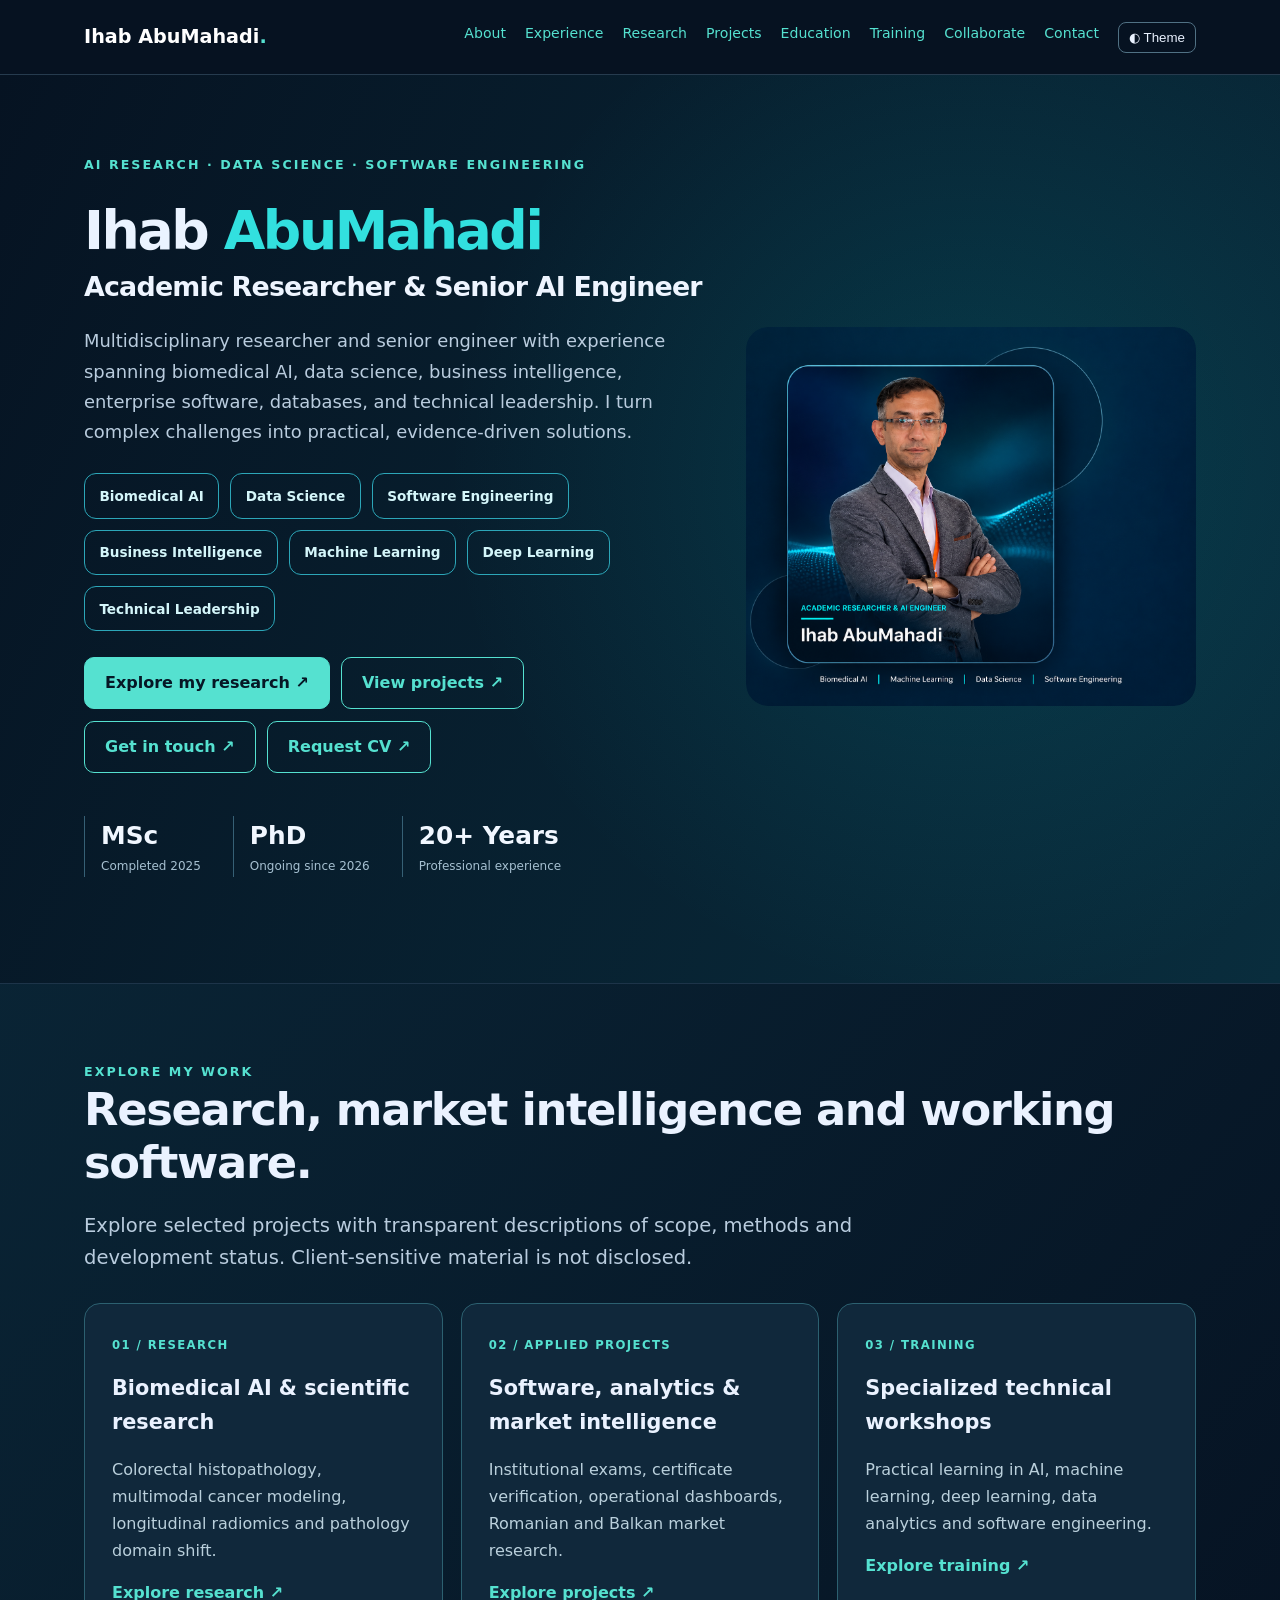
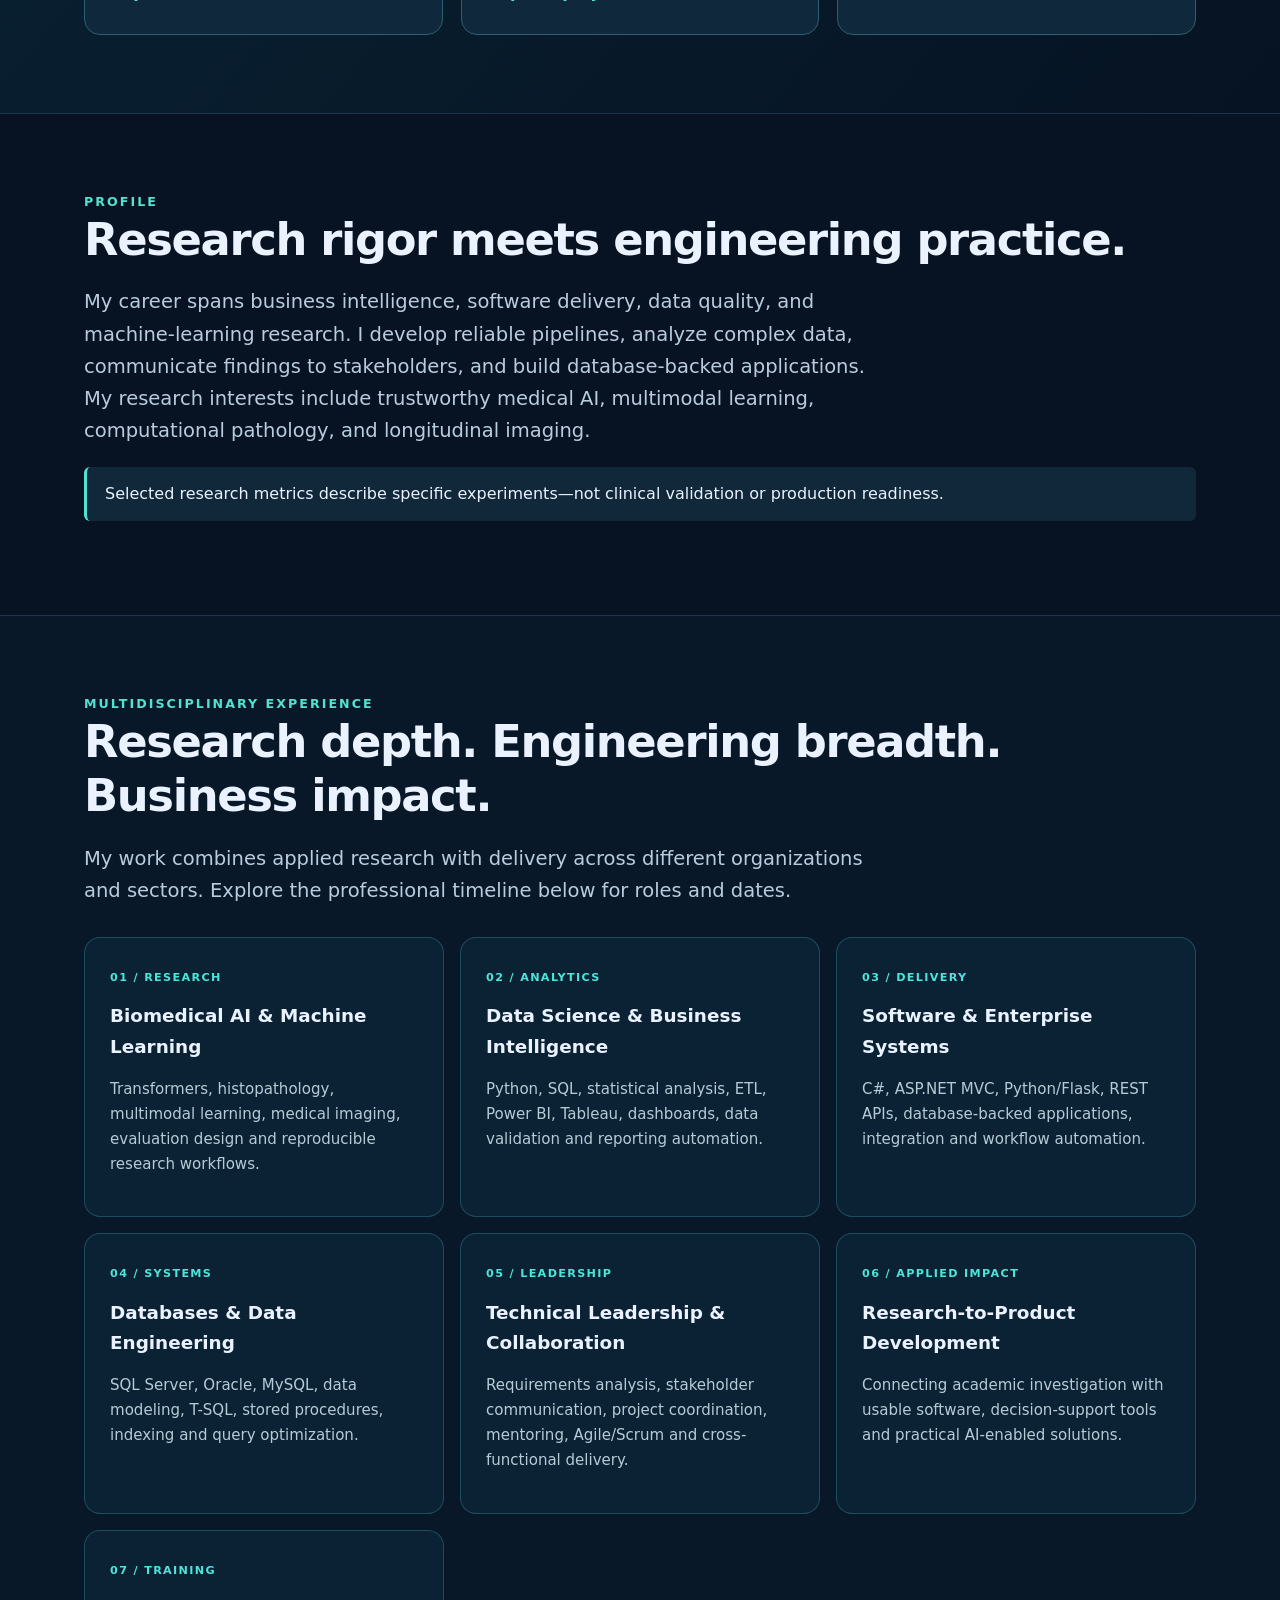
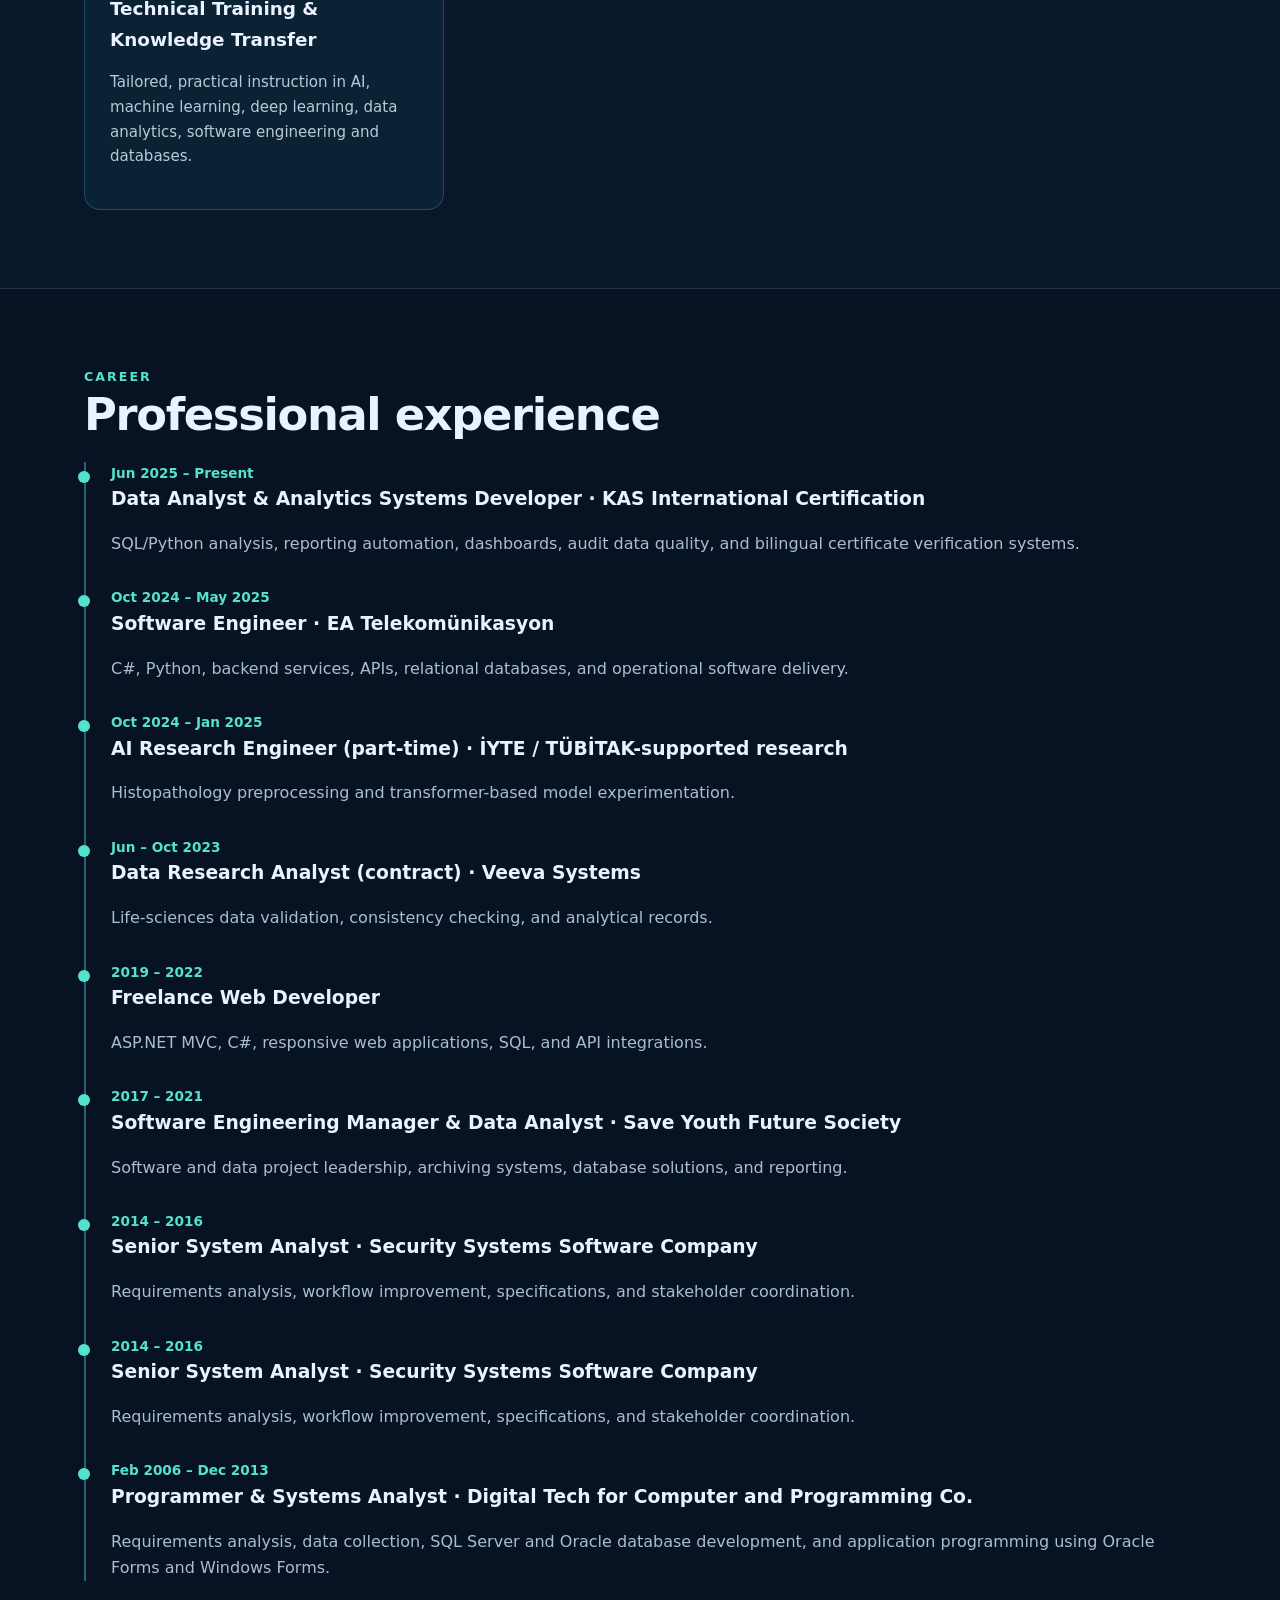
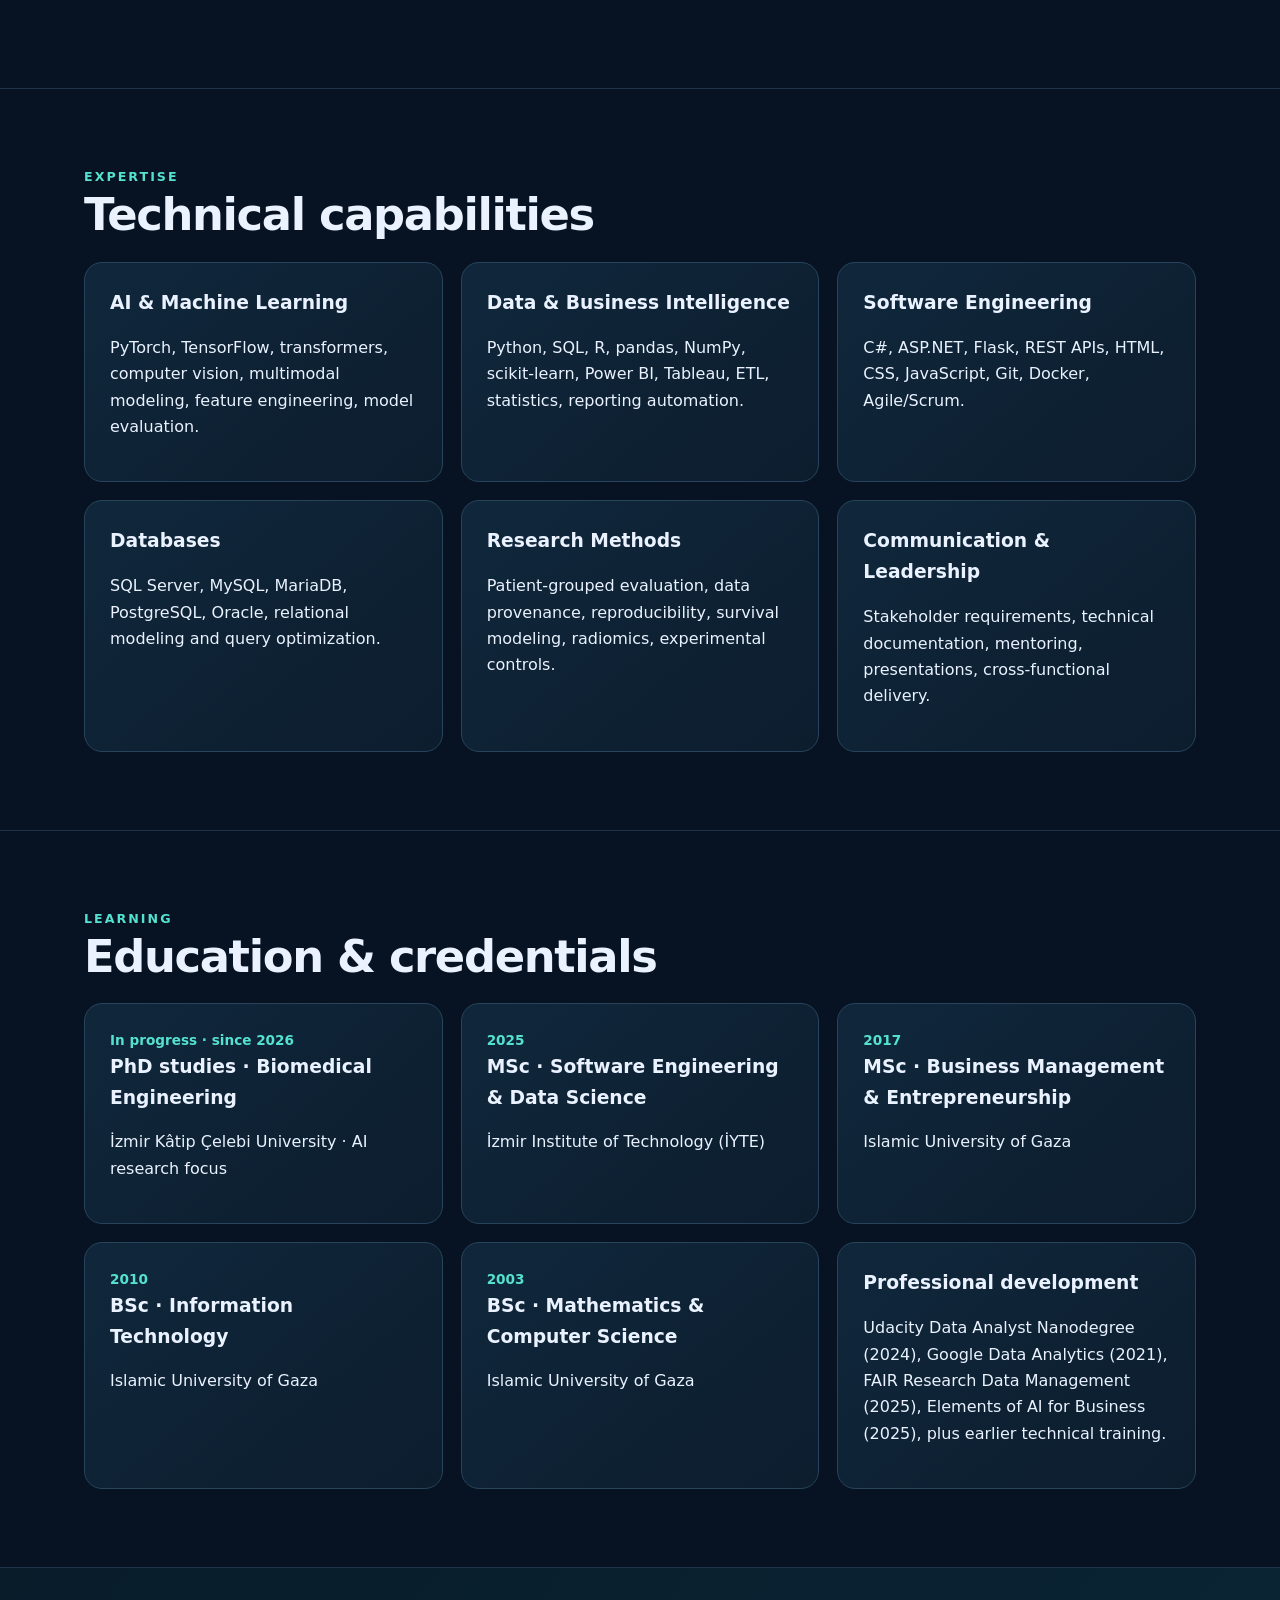
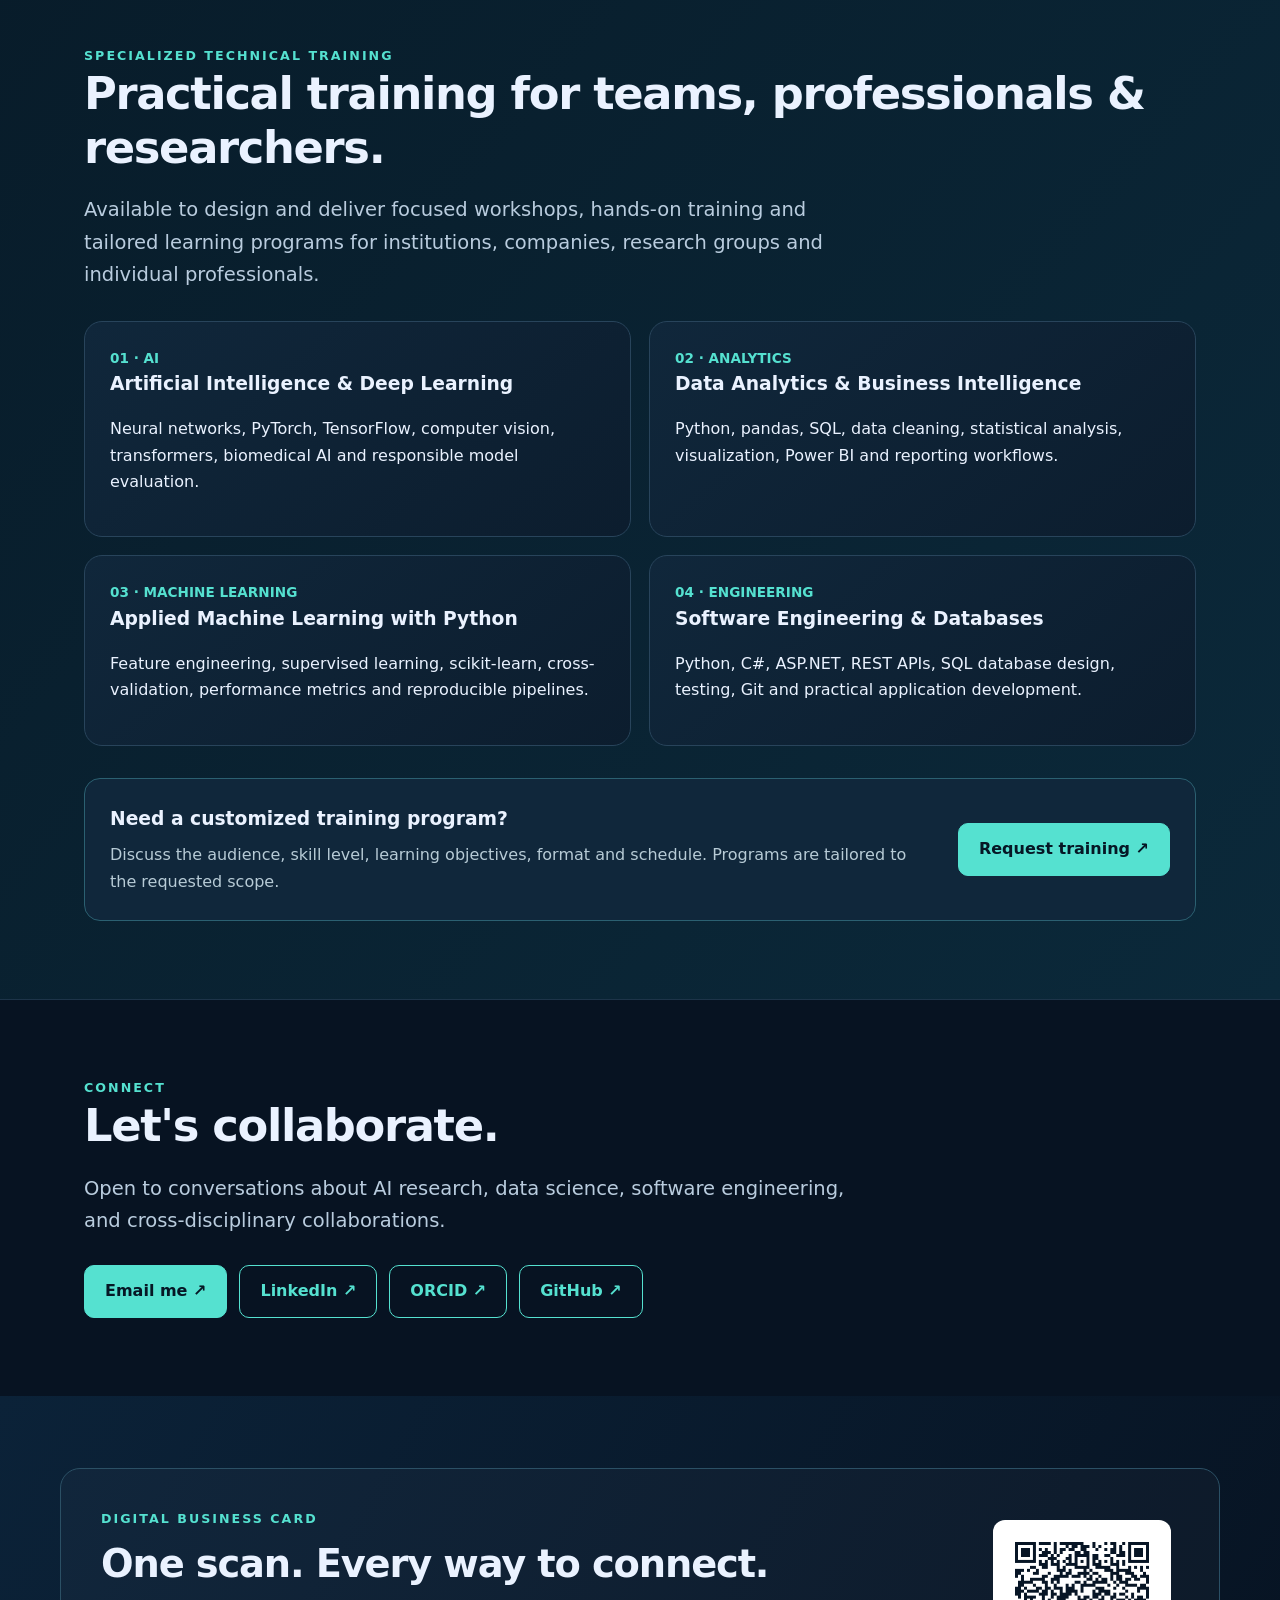
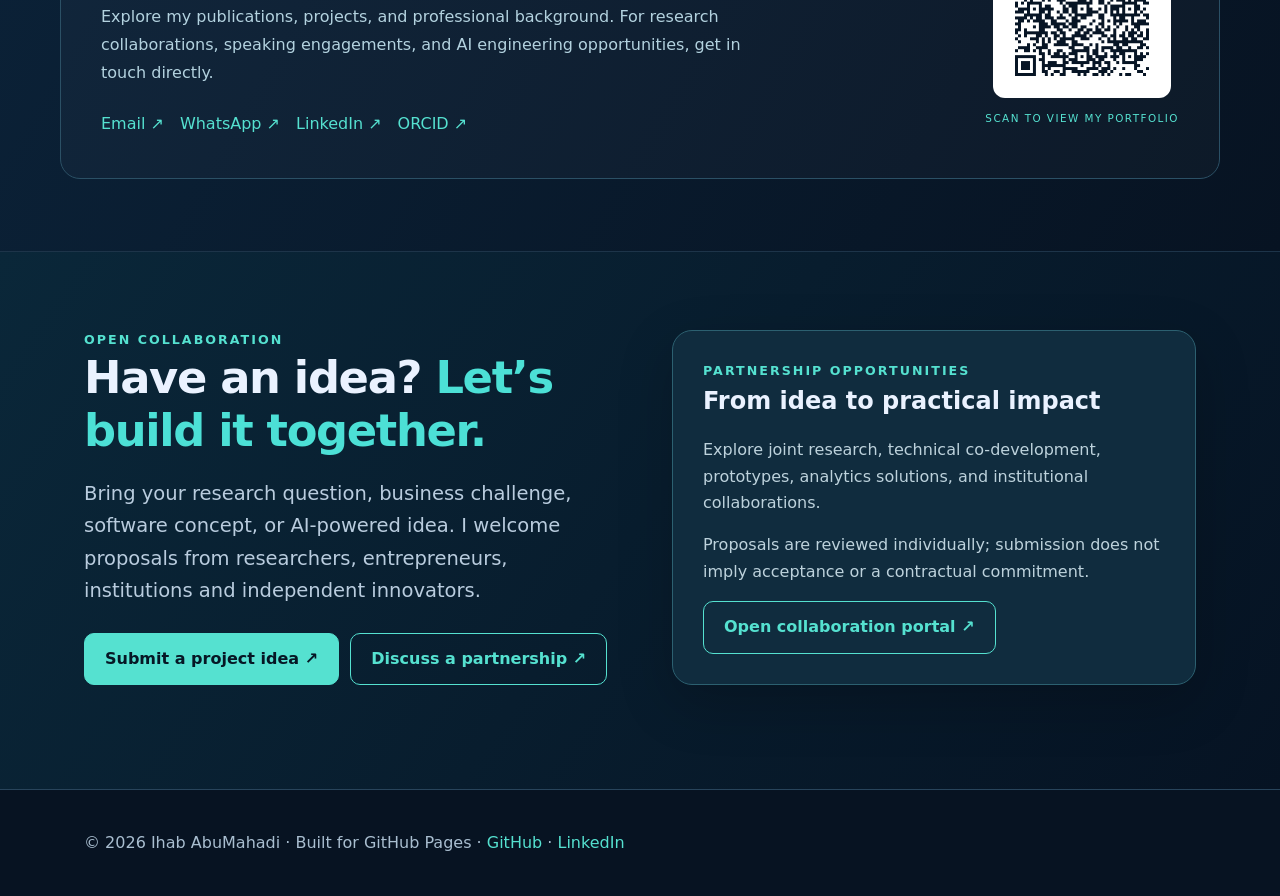
<file: index.html>
<!DOCTYPE html>

<html lang="en"><head><meta charset="utf-8"/><meta content="width=device-width,initial-scale=1" name="viewport"/><meta content="Professional portfolio of Ihab AbuMahadi: AI research, data science, software engineering, education, and experience." name="description"/><meta content="#071322" name="theme-color"/><title>Academic Researcher &amp; Senior AI Engineer | Ihab AbuMahadi</title><link href="style.css" rel="stylesheet"/><meta content="Academic Researcher &amp; Senior AI Engineer | Ihab AbuMahadi" property="og:title"/><meta content="website" property="og:type"/><meta content="Academic research, AI engineering, analytics, software projects and collaboration opportunities." property="og:description"/></head><body><a class="skip-link" href="#main-content">Skip to main content</a><header><div class="wrap nav"><a class="brand" href="index.html">Ihab AbuMahadi<span style="color:#55e1d0">.</span></a><nav aria-label="Main navigation" class="links"><a href="index.html#about">About</a><a href="index.html#experience">Experience</a><a href="research.html">Research</a><a href="projects.html">Projects</a><a href="index.html#education">Education</a><a href="index.html#training">Training</a><a href="collaborate.html">Collaborate</a><a href="index.html#contact">Contact</a><button aria-label="Toggle light and dark theme" class="toggle" id="theme">◐ Theme</button></nav></div></header><main id="main-content"><section class="hero hero-v4">
<div class="wrap hero-layout">
<div class="hero-copy">
<div class="eyebrow">AI RESEARCH · DATA SCIENCE · SOFTWARE ENGINEERING</div>
<h1>Ihab <em>AbuMahadi</em></h1>
<h2 class="hero-role">Academic Researcher &amp; Senior AI Engineer</h2>
<p class="lead">Multidisciplinary researcher and senior engineer with experience spanning biomedical AI, data science, business intelligence, enterprise software, databases, and technical leadership. I turn complex challenges into practical, evidence-driven solutions.</p>
<div class="expertise-tags"><span>Biomedical AI</span><span>Data Science</span><span>Software Engineering</span><span>Business Intelligence</span><span>Machine Learning</span><span>Deep Learning</span><span>Technical Leadership</span></div>
<div class="hero-actions"><a class="btn primary" href="research.html">Explore my research ↗</a><a class="btn" href="projects.html">View projects ↗</a><a class="btn" href="#contact">Get in touch ↗</a><a class="btn" href="mailto:ihab.mhadi@gmail.com?subject=CV%20request">Request CV ↗</a></div>
<div class="hero-metrics"><div><b>MSc</b><span>Completed 2025</span></div><div><b>PhD</b><span>Ongoing since 2026</span></div><div><b>20+ Years</b><span>Professional experience</span></div></div>
</div>
<div class="hero-visual"><img alt="Approved professional portrait design of Ihab AbuMahadi with a navy and teal AI-inspired background" class="hero-ai-photo" height="1119" src="assets/approved-ai-portrait.png" width="1330"/></div>
</div></section><section class="section v8-feature" id="featured-work"><div class="wrap"><div class="eyebrow">EXPLORE MY WORK</div><h2>Research, market intelligence and working software.</h2><p class="lead">Explore selected projects with transparent descriptions of scope, methods and development status. Client-sensitive material is not disclosed.</p><div class="v8-feature-grid"><a class="v8-feature-card" href="research.html"><span>01 / RESEARCH</span><h3>Biomedical AI &amp; scientific research</h3><p>Colorectal histopathology, multimodal cancer modeling, longitudinal radiomics and pathology domain shift.</p><strong>Explore research ↗</strong></a><a class="v8-feature-card" href="projects.html"><span>02 / APPLIED PROJECTS</span><h3>Software, analytics &amp; market intelligence</h3><p>Institutional exams, certificate verification, operational dashboards, Romanian and Balkan market research.</p><strong>Explore projects ↗</strong></a><a class="v8-feature-card" href="index.html#training"><span>03 / TRAINING</span><h3>Specialized technical workshops</h3><p>Practical learning in AI, machine learning, deep learning, data analytics and software engineering.</p><strong>Explore training ↗</strong></a></div></div></section><section class="section" id="about"><div class="wrap"><div class="eyebrow">Profile</div><h2>Research rigor meets engineering practice.</h2><p class="lead">My career spans business intelligence, software delivery, data quality, and machine-learning research. I develop reliable pipelines, analyze complex data, communicate findings to stakeholders, and build database-backed applications. My research interests include trustworthy medical AI, multimodal learning, computational pathology, and longitudinal imaging.</p><p class="note">Selected research metrics describe specific experiments—not clinical validation or production readiness.</p></div></section><section class="section career-scope" id="capabilities"><div class="wrap"><div class="eyebrow">MULTIDISCIPLINARY EXPERIENCE</div><h2>Research depth. Engineering breadth. Business impact.</h2><p class="lead">My work combines applied research with delivery across different organizations and sectors. Explore the professional timeline below for roles and dates.</p><div class="scope-grid"><article class="scope-card"><span>01 / RESEARCH</span><h3>Biomedical AI &amp; Machine Learning</h3><p>Transformers, histopathology, multimodal learning, medical imaging, evaluation design and reproducible research workflows.</p></article><article class="scope-card"><span>02 / ANALYTICS</span><h3>Data Science &amp; Business Intelligence</h3><p>Python, SQL, statistical analysis, ETL, Power BI, Tableau, dashboards, data validation and reporting automation.</p></article><article class="scope-card"><span>03 / DELIVERY</span><h3>Software &amp; Enterprise Systems</h3><p>C#, ASP.NET MVC, Python/Flask, REST APIs, database-backed applications, integration and workflow automation.</p></article><article class="scope-card"><span>04 / SYSTEMS</span><h3>Databases &amp; Data Engineering</h3><p>SQL Server, Oracle, MySQL, data modeling, T-SQL, stored procedures, indexing and query optimization.</p></article><article class="scope-card"><span>05 / LEADERSHIP</span><h3>Technical Leadership &amp; Collaboration</h3><p>Requirements analysis, stakeholder communication, project coordination, mentoring, Agile/Scrum and cross-functional delivery.</p></article><article class="scope-card"><span>06 / APPLIED IMPACT</span><h3>Research-to-Product Development</h3><p>Connecting academic investigation with usable software, decision-support tools and practical AI-enabled solutions.</p></article><article class="scope-card"><span>07 / TRAINING</span><h3>Technical Training &amp; Knowledge Transfer</h3><p>Tailored, practical instruction in AI, machine learning, deep learning, data analytics, software engineering and databases.</p></article></div></div></section><section class="section" id="experience"><div class="wrap"><div class="eyebrow">Career</div><h2>Professional experience</h2><div class="timeline"><div class="item"><div class="date">Jun 2025 – Present</div><h3>Data Analyst &amp; Analytics Systems Developer · KAS International Certification</h3><p class="muted">SQL/Python analysis, reporting automation, dashboards, audit data quality, and bilingual certificate verification systems.</p></div><div class="item"><div class="date">Oct 2024 – May 2025</div><h3>Software Engineer · EA Telekomünikasyon</h3><p class="muted">C#, Python, backend services, APIs, relational databases, and operational software delivery.</p></div><div class="item"><div class="date">Oct 2024 – Jan 2025</div><h3>AI Research Engineer (part-time) · İYTE / TÜBİTAK-supported research</h3><p class="muted">Histopathology preprocessing and transformer-based model experimentation.</p></div><div class="item"><div class="date">Jun – Oct 2023</div><h3>Data Research Analyst (contract) · Veeva Systems</h3><p class="muted">Life-sciences data validation, consistency checking, and analytical records.</p></div><div class="item"><div class="date">2019 – 2022</div><h3>Freelance Web Developer</h3><p class="muted">ASP.NET MVC, C#, responsive web applications, SQL, and API integrations.</p></div><div class="item"><div class="date">2017 – 2021</div><h3>Software Engineering Manager &amp; Data Analyst · Save Youth Future Society</h3><p class="muted">Software and data project leadership, archiving systems, database solutions, and reporting.</p></div><div class="item">
  <div class="date">2014 – 2016</div>
  <h3>Senior System Analyst · Security Systems Software Company</h3>
  <p class="muted">Requirements analysis, workflow improvement, specifications, and stakeholder coordination.</p>
</div>

<div class="item">
  <div class="date">2014 – 2016</div>
  <h3>Senior System Analyst · Security Systems Software Company</h3>
  <p class="muted">
    Requirements analysis, workflow improvement,
    specifications, and stakeholder coordination.
  </p>
</div>

<div class="item">
  <div class="date">Feb 2006 – Dec 2013</div>
  <h3>Programmer &amp; Systems Analyst · Digital Tech for Computer and Programming Co.</h3>
  <p class="muted">
    Requirements analysis, data collection, SQL Server
    and Oracle database development, and application
    programming using Oracle Forms and Windows Forms.
  </p>
</div>
</div></div></section><section class="section"><div class="wrap"><div class="eyebrow">Expertise</div><h2>Technical capabilities</h2><div class="grid"><article class="card"><h3>AI &amp; Machine Learning</h3><p>PyTorch, TensorFlow, transformers, computer vision, multimodal modeling, feature engineering, model evaluation.</p></article><article class="card"><h3>Data &amp; Business Intelligence</h3><p>Python, SQL, R, pandas, NumPy, scikit-learn, Power BI, Tableau, ETL, statistics, reporting automation.</p></article><article class="card"><h3>Software Engineering</h3><p>C#, ASP.NET, Flask, REST APIs, HTML, CSS, JavaScript, Git, Docker, Agile/Scrum.</p></article><article class="card"><h3>Databases</h3><p>SQL Server, MySQL, MariaDB, PostgreSQL, Oracle, relational modeling and query optimization.</p></article><article class="card"><h3>Research Methods</h3><p>Patient-grouped evaluation, data provenance, reproducibility, survival modeling, radiomics, experimental controls.</p></article><article class="card"><h3>Communication &amp; Leadership</h3><p>Stakeholder requirements, technical documentation, mentoring, presentations, cross-functional delivery.</p></article></div></div></section><section class="section" id="education"><div class="wrap"><div class="eyebrow">Learning</div><h2>Education &amp; credentials</h2><div class="grid"><div class="card"><div class="date">In progress · since 2026</div><h3>PhD studies · Biomedical Engineering</h3><p>İzmir Kâtip Çelebi University · AI research focus</p></div><div class="card"><div class="date">2025</div><h3>MSc · Software Engineering &amp; Data Science</h3><p>İzmir Institute of Technology (İYTE)</p></div><div class="card"><div class="date">2017</div><h3>MSc · Business Management &amp; Entrepreneurship</h3><p>Islamic University of Gaza</p></div><div class="card"><div class="date">2010</div><h3>BSc · Information Technology</h3><p>Islamic University of Gaza</p></div><div class="card"><div class="date">2003</div><h3>BSc · Mathematics &amp; Computer Science</h3><p>Islamic University of Gaza</p></div><div class="card"><h3>Professional development</h3><p>Udacity Data Analyst Nanodegree (2024), Google Data Analytics (2021), FAIR Research Data Management (2025), Elements of AI for Business (2025), plus earlier technical training.</p></div></div></div></section><section class="section training-section" id="training"><div class="wrap"><div class="eyebrow">SPECIALIZED TECHNICAL TRAINING</div><h2>Practical training for teams, professionals &amp; researchers.</h2><p class="lead">Available to design and deliver focused workshops, hands-on training and tailored learning programs for institutions, companies, research groups and individual professionals.</p><div class="training-grid"><article class="card"><div class="date">01 · AI</div><h3>Artificial Intelligence &amp; Deep Learning</h3><p>Neural networks, PyTorch, TensorFlow, computer vision, transformers, biomedical AI and responsible model evaluation.</p></article><article class="card"><div class="date">02 · ANALYTICS</div><h3>Data Analytics &amp; Business Intelligence</h3><p>Python, pandas, SQL, data cleaning, statistical analysis, visualization, Power BI and reporting workflows.</p></article><article class="card"><div class="date">03 · MACHINE LEARNING</div><h3>Applied Machine Learning with Python</h3><p>Feature engineering, supervised learning, scikit-learn, cross-validation, performance metrics and reproducible pipelines.</p></article><article class="card"><div class="date">04 · ENGINEERING</div><h3>Software Engineering &amp; Databases</h3><p>Python, C#, ASP.NET, REST APIs, SQL database design, testing, Git and practical application development.</p></article></div><div class="training-cta"><div><h3>Need a customized training program?</h3><p>Discuss the audience, skill level, learning objectives, format and schedule. Programs are tailored to the requested scope.</p></div><a class="btn primary" href="mailto:ihab.mhadi@gmail.com?subject=Specialized%20training%20inquiry">Request training ↗</a></div></div></section><section class="section" id="contact"><div class="wrap"><div class="eyebrow">Connect</div><h2>Let's collaborate.</h2><p class="lead">Open to conversations about AI research, data science, software engineering, and cross-disciplinary collaborations.</p><div class="buttons"><a class="btn primary" href="mailto:ihab.mhadi@gmail.com">Email me ↗</a><a class="btn" href="https://www.linkedin.com/in/ihababumhadi/">LinkedIn ↗</a><a class="btn" href="https://orcid.org/0009-0006-1250-2683">ORCID ↗</a><a class="btn" href="https://github.com/ihabmhadi">GitHub ↗</a></div></div></section><section class="connect-qr"><div class="wrap qr-panel"><div><div class="eyebrow">DIGITAL BUSINESS CARD</div><h2>One scan. Every way to connect.</h2><p>Explore my publications, projects, and professional background. For research collaborations, speaking engagements, and AI engineering opportunities, get in touch directly.</p><div class="qr-links"><a href="mailto:ihab.mhadi@gmail.com">Email ↗</a><a href="https://wa.me/905441870034" rel="noopener" target="_blank">WhatsApp ↗</a><a href="https://www.linkedin.com/in/ihababumhadi/" rel="noopener" target="_blank">LinkedIn ↗</a><a href="https://orcid.org/0009-0006-1250-2683" rel="noopener" target="_blank">ORCID ↗</a></div></div><div class="qr-box"><img alt="QR code linking to Ihab AbuMahadi's portfolio" src="assets/portfolio-qr.png"/><span>SCAN TO VIEW MY PORTFOLIO</span></div></div></section><section class="section collaboration" id="collaborate"><div class="wrap collaboration-layout"><div><div class="eyebrow">OPEN COLLABORATION</div><h2>Have an idea? <em>Let’s build it together.</em></h2><p class="lead">Bring your research question, business challenge, software concept, or AI-powered idea. I welcome proposals from researchers, entrepreneurs, institutions and independent innovators.</p><div class="hero-actions"><a class="btn primary" href="collaborate.html">Submit a project idea ↗</a><a class="btn" href="mailto:ihab.mhadi@gmail.com">Discuss a partnership ↗</a></div></div><div class="idea-panel"><div class="eyebrow">PARTNERSHIP OPPORTUNITIES</div><h3>From idea to practical impact</h3><p>Explore joint research, technical co-development, prototypes, analytics solutions, and institutional collaborations.</p><p>Proposals are reviewed individually; submission does not imply acceptance or a contractual commitment.</p><a class="btn" href="collaborate.html">Open collaboration portal ↗</a></div></div></section></main><footer class="footer"><div class="wrap">© 2026 Ihab AbuMahadi · Built for GitHub Pages · <a href="https://github.com/ihabmhadi">GitHub</a> · <a href="https://www.linkedin.com/in/ihababumhadi/">LinkedIn</a></div></footer><script src="script.js"></script></body></html>
</file>
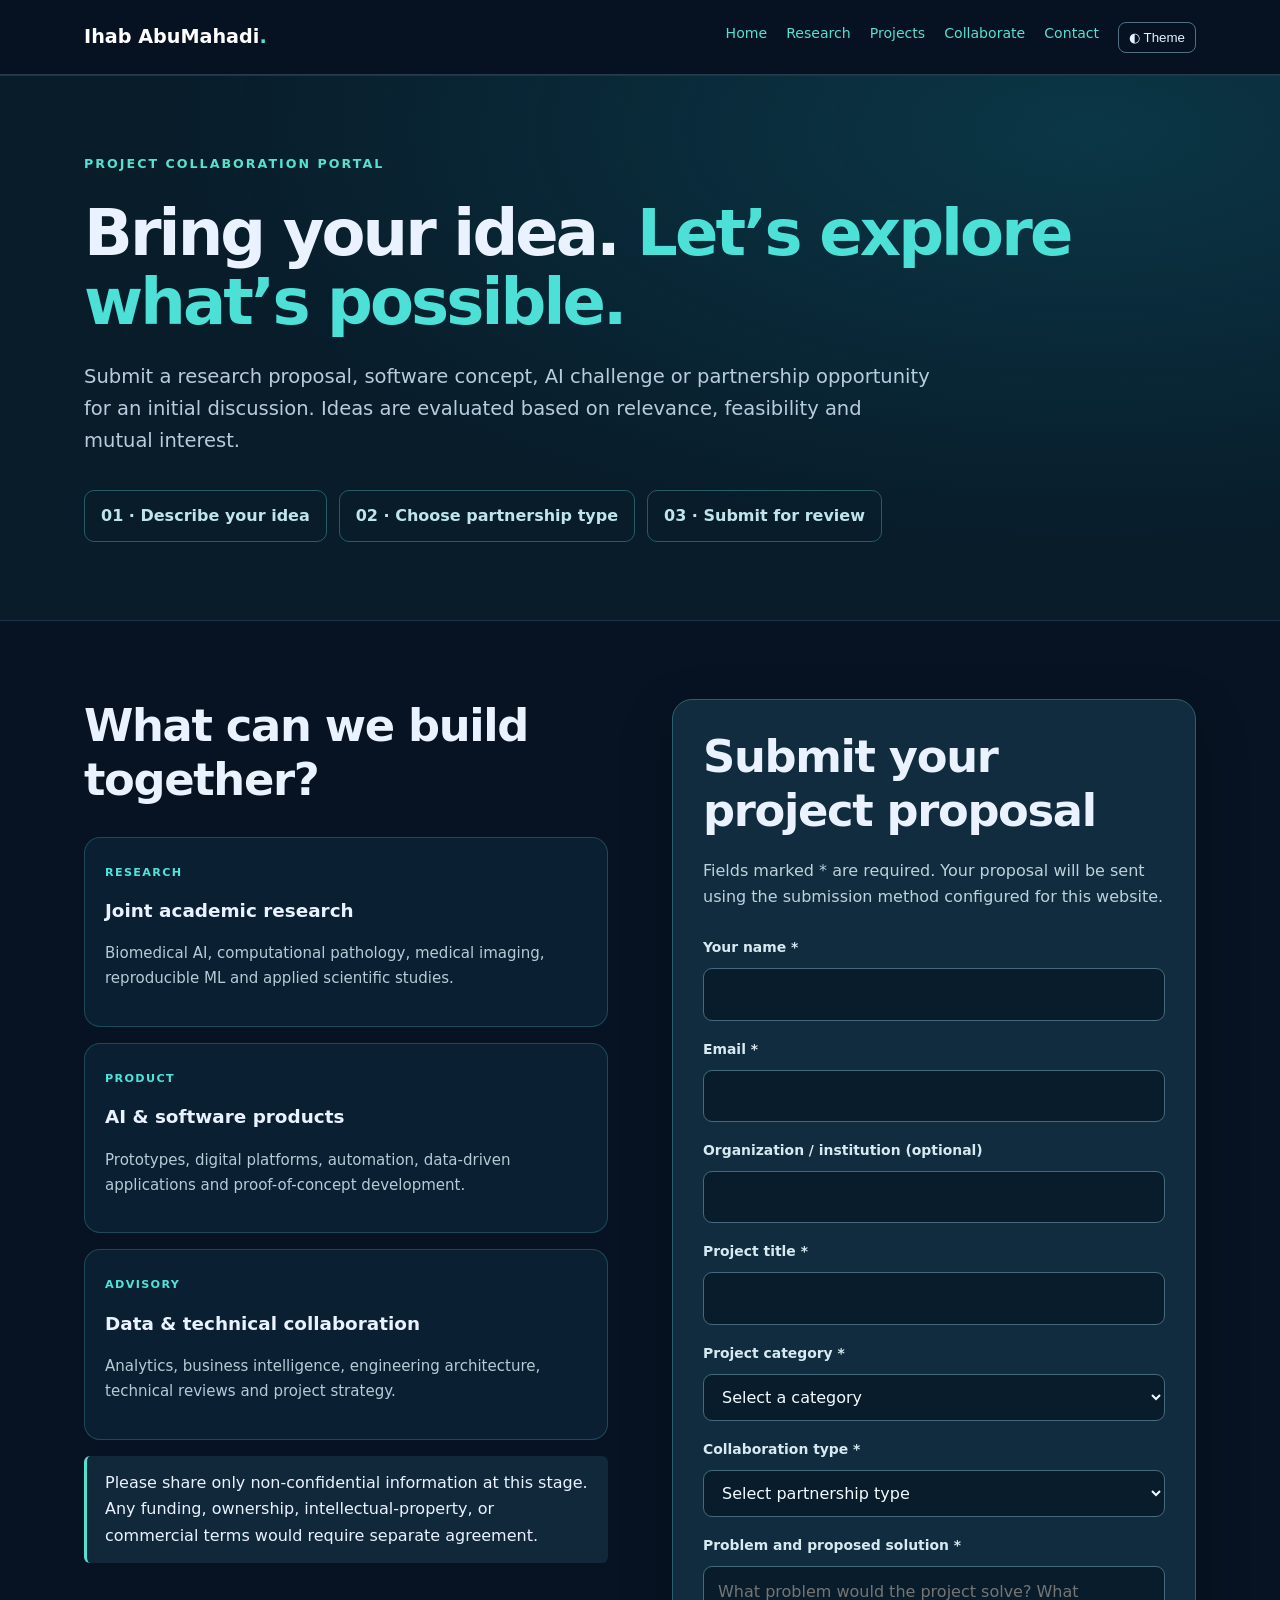
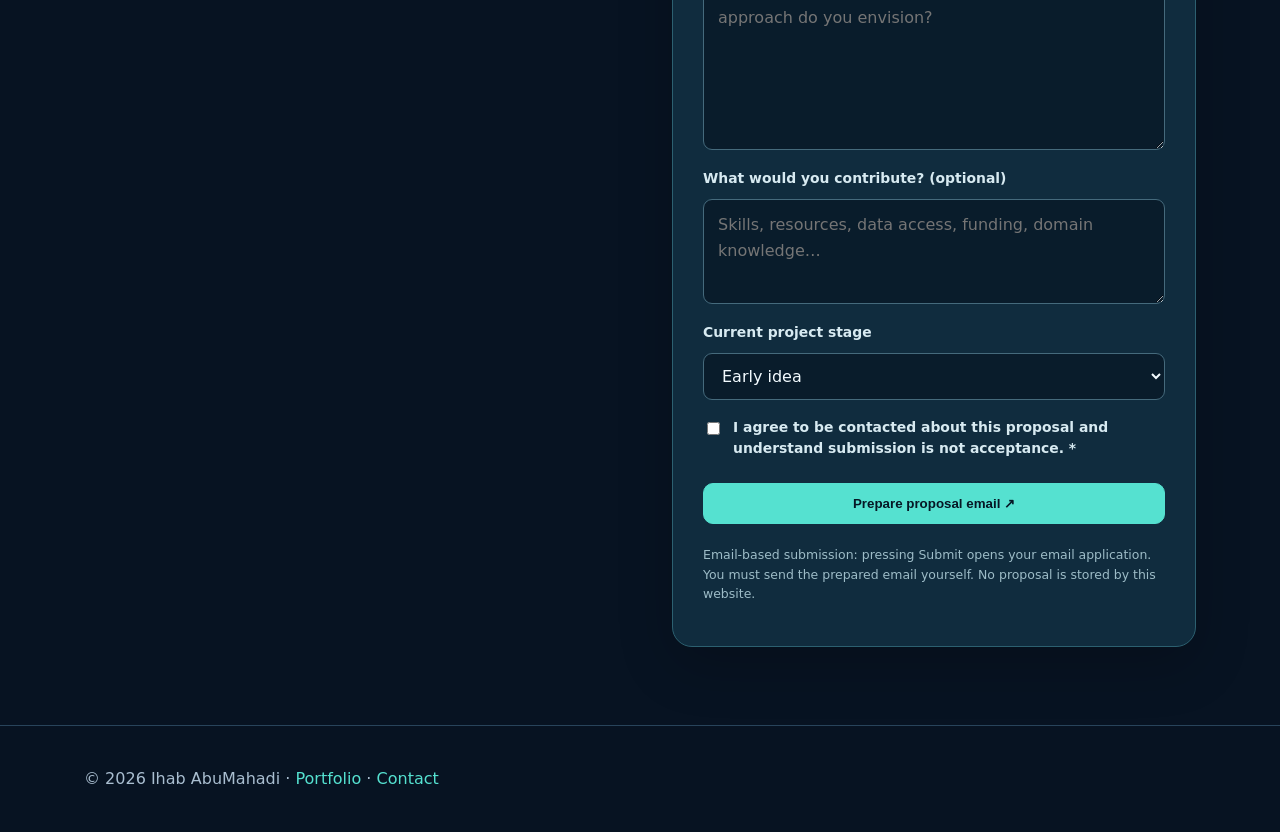
<file: collaborate.html>
<!DOCTYPE html>
<html lang="en"><head><meta charset="utf-8"/><meta content="width=device-width,initial-scale=1" name="viewport"/><meta content="Propose research and engineering collaborations with Ihab AbuMahadi." name="description"/><meta content="#071322" name="theme-color"/><title>Collaboration Portal | Ihab AbuMahadi</title><link href="style.css" rel="stylesheet"/><meta content="Collaboration Portal | Ihab AbuMahadi" property="og:title"/><meta content="website" property="og:type"/><meta content="Academic research, AI engineering, analytics, software projects and collaboration opportunities." property="og:description"/></head><body><a class="skip-link" href="#main-content">Skip to main content</a><header><div class="wrap nav"><a class="brand" href="index.html">Ihab AbuMahadi<span style="color:#55e1d0">.</span></a><nav aria-label="Main navigation" class="links"><a href="index.html">Home</a><a href="research.html">Research</a><a href="projects.html">Projects</a><a aria-current="page" href="collaborate.html">Collaborate</a><a href="index.html#contact">Contact</a><button aria-label="Toggle theme" class="toggle" id="theme">◐ Theme</button></nav></div></header><main id="main-content"><section class="section portal-head"><div class="wrap"><div class="eyebrow">PROJECT COLLABORATION PORTAL</div><h1>Bring your idea. <em>Let’s explore what’s possible.</em></h1><p class="lead">Submit a research proposal, software concept, AI challenge or partnership opportunity for an initial discussion. Ideas are evaluated based on relevance, feasibility and mutual interest.</p><div class="portal-stages"><span>01 · Describe your idea</span><span>02 · Choose partnership type</span><span>03 · Submit for review</span></div></div></section><section class="section"><div class="wrap collaboration-layout"><div><h2>What can we build together?</h2><div class="scope-grid portal-types"><article class="scope-card"><span>RESEARCH</span><h3>Joint academic research</h3><p>Biomedical AI, computational pathology, medical imaging, reproducible ML and applied scientific studies.</p></article><article class="scope-card"><span>PRODUCT</span><h3>AI &amp; software products</h3><p>Prototypes, digital platforms, automation, data-driven applications and proof-of-concept development.</p></article><article class="scope-card"><span>ADVISORY</span><h3>Data &amp; technical collaboration</h3><p>Analytics, business intelligence, engineering architecture, technical reviews and project strategy.</p></article></div><p class="note">Please share only non-confidential information at this stage. Any funding, ownership, intellectual-property, or commercial terms would require separate agreement.</p></div><div class="idea-panel"><h2>Submit your project proposal</h2><p>Fields marked * are required. Your proposal will be sent using the submission method configured for this website.</p><form id="portalForm" novalidate=""><label for="pName">Your name *</label><input autocomplete="name" id="pName" maxlength="120" name="name" required=""/><label for="pEmail">Email *</label><input autocomplete="email" id="pEmail" maxlength="180" name="email" required="" type="email"/><label for="pOrg">Organization / institution (optional)</label><input id="pOrg" maxlength="180" name="organization"/><label for="pTitle">Project title *</label><input id="pTitle" maxlength="160" name="project_title" required=""/><label for="pCategory">Project category *</label><select id="pCategory" name="category" required=""><option value="">Select a category</option><option>Biomedical AI / Machine Learning</option><option>Academic Research</option><option>Data Science / Business Intelligence</option><option>Software / Web Platform</option><option>Startup / Business Idea</option><option>Other</option></select><label for="pType">Collaboration type *</label><select id="pType" name="partnership" required=""><option value="">Select partnership type</option><option>Joint research / co-authorship discussion</option><option>Technical co-development</option><option>Prototype / proof of concept</option><option>Consulting / technical advisory</option><option>Institutional partnership</option><option>Open to discussion</option></select><label for="pSummary">Problem and proposed solution *</label><textarea id="pSummary" maxlength="4000" minlength="30" name="summary" placeholder="What problem would the project solve? What approach do you envision?" required="" rows="6"></textarea><label for="pContribution">What would you contribute? (optional)</label><textarea id="pContribution" maxlength="1500" name="contribution" placeholder="Skills, resources, data access, funding, domain knowledge…" rows="3"></textarea><label for="pStage">Current project stage</label><select id="pStage" name="stage"><option>Early idea</option><option>Concept validated</option><option>Prototype underway</option><option>Existing project seeking partner</option></select><label class="consent"><input id="pConsent" required="" type="checkbox"/> I agree to be contacted about this proposal and understand submission is not acceptance. *</label><button class="btn primary idea-submit" id="pSubmit" type="submit">Prepare proposal email ↗</button><p aria-live="polite" class="form-note" id="portalStatus" role="status">Email-based submission: pressing Submit opens your email application. You must send the prepared email yourself. No proposal is stored by this website.</p></form></div></div></section></main><footer class="footer"><div class="wrap">© 2026 Ihab AbuMahadi · <a href="index.html">Portfolio</a> · <a href="mailto:ihab.mhadi@gmail.com">Contact</a></div></footer><script src="portal-config.js"></script><script src="script.js"></script></body></html>
</file>
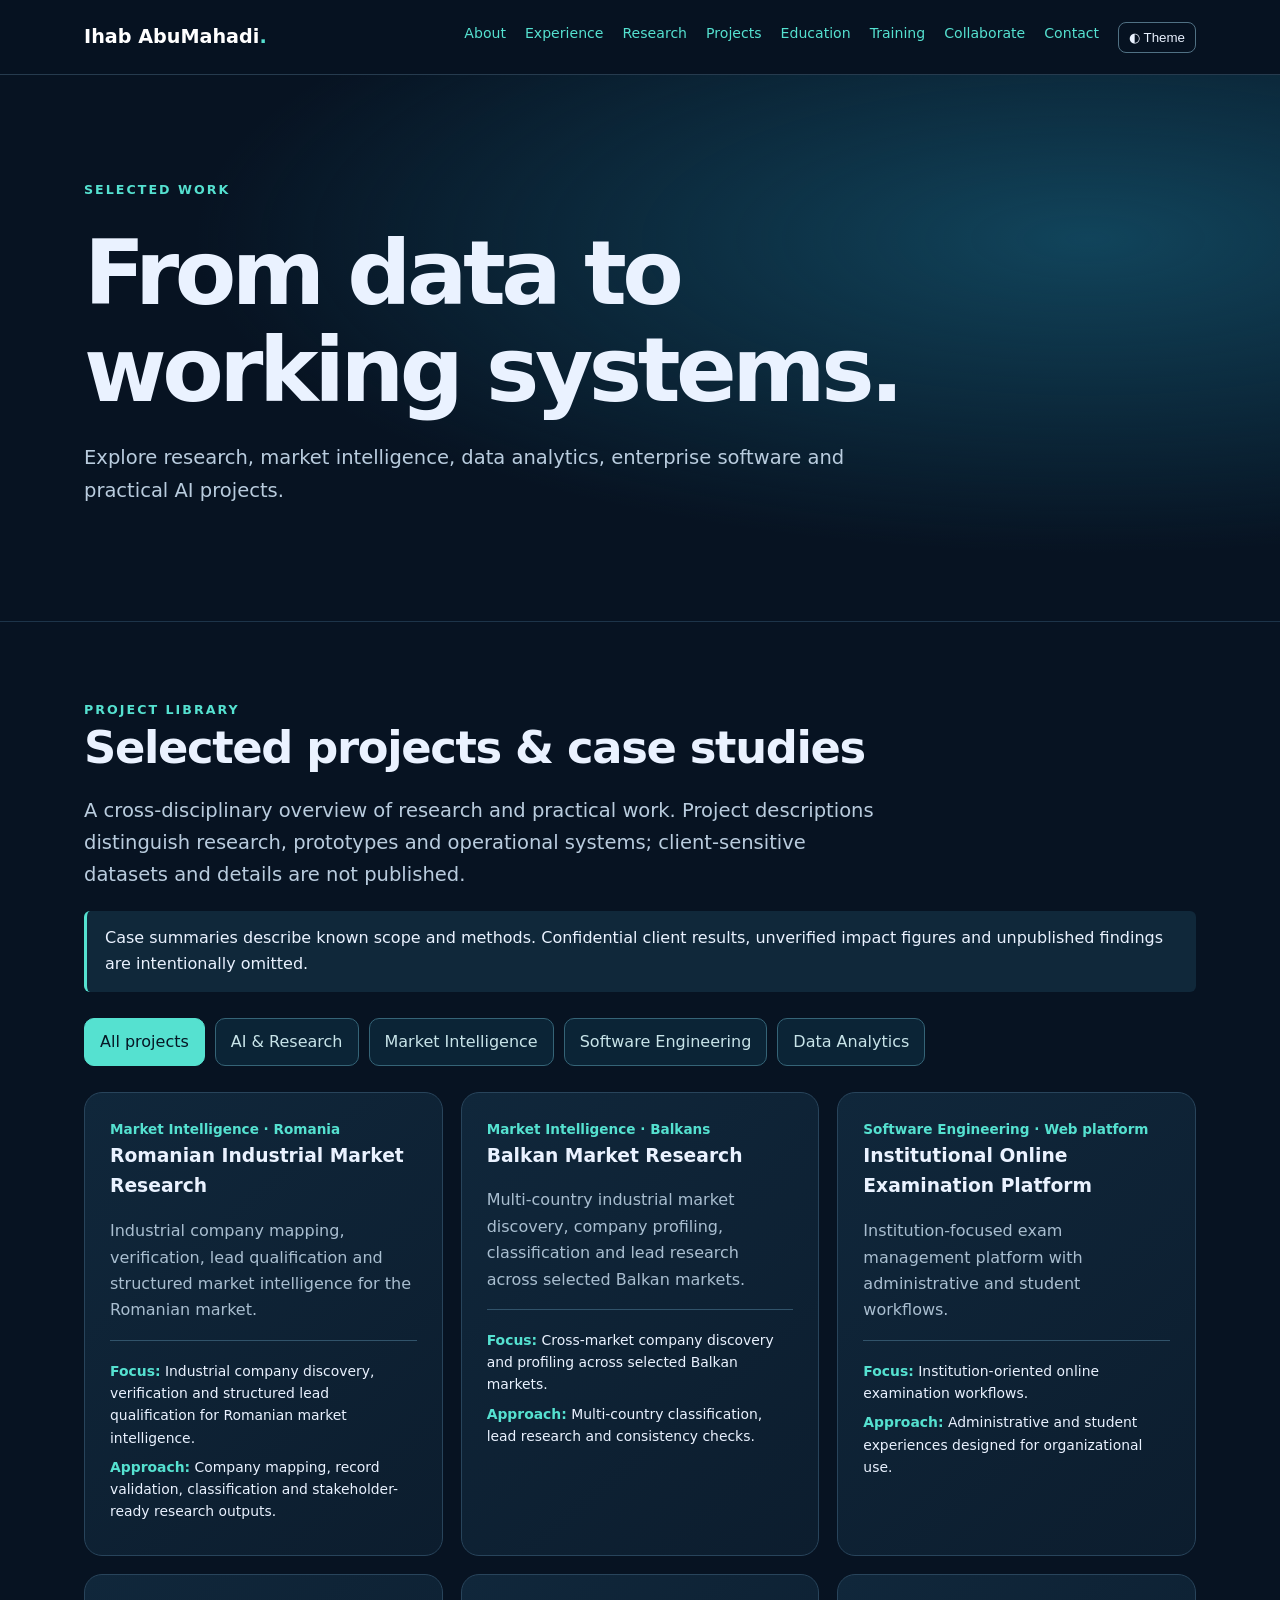
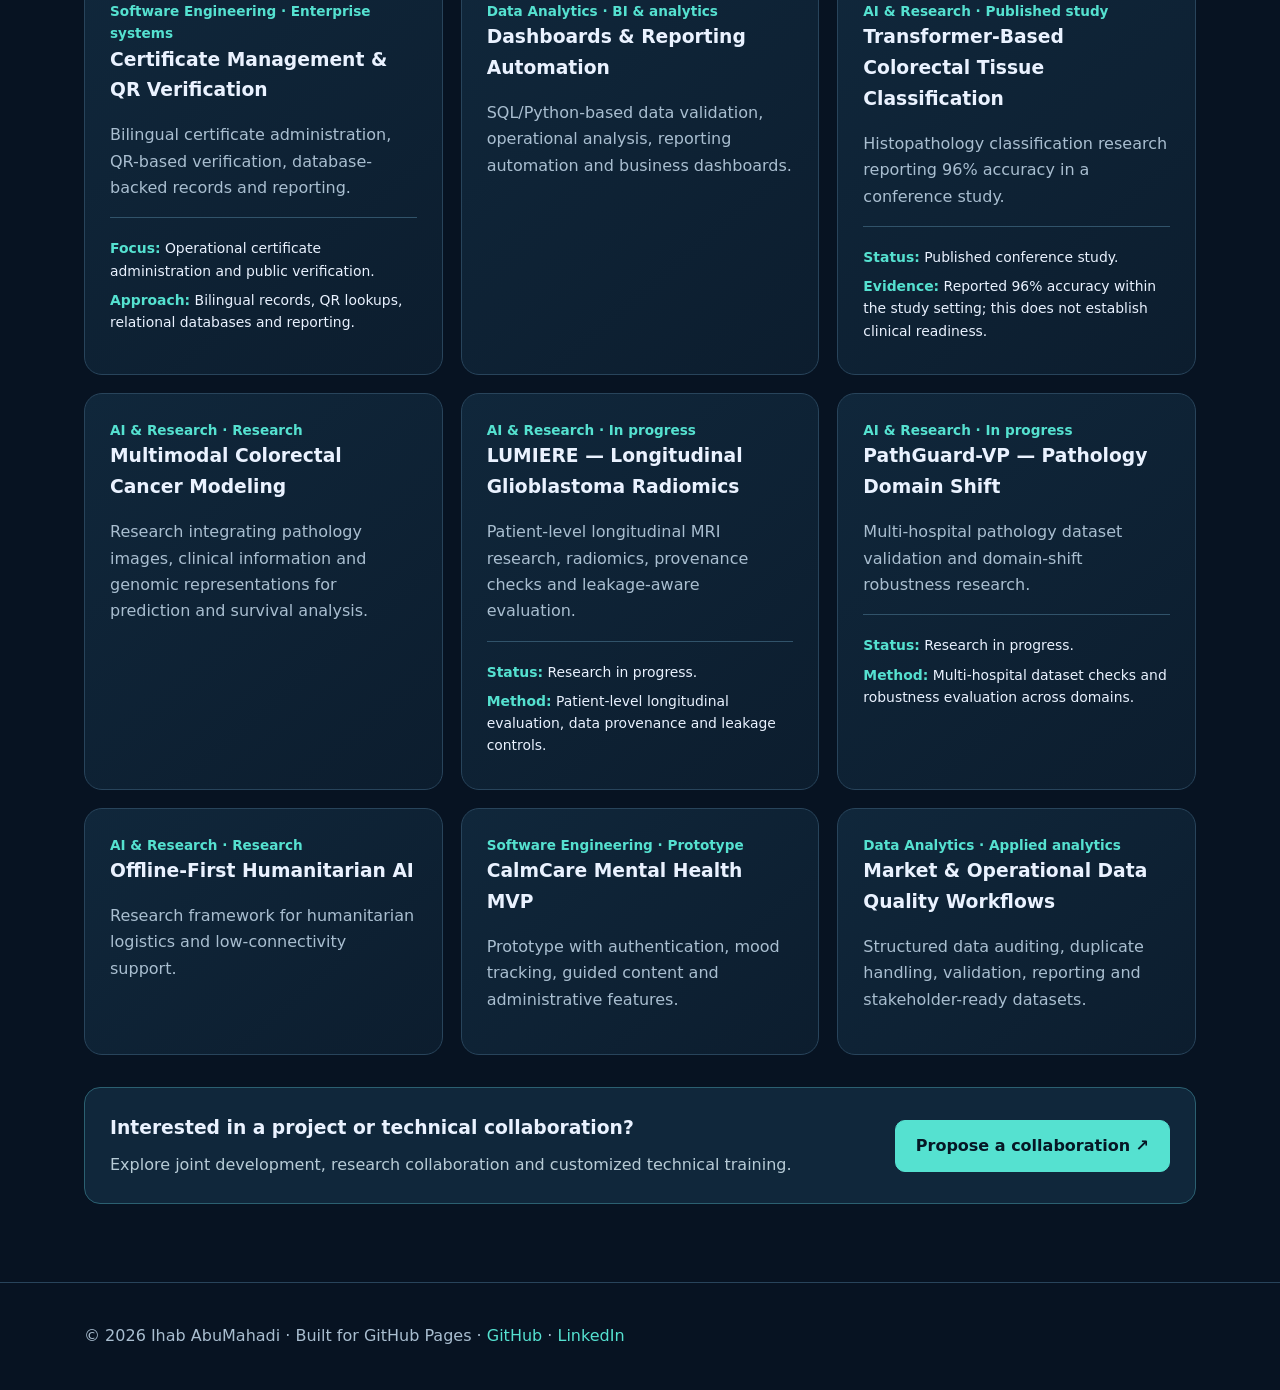
<file: projects.html>
<!DOCTYPE html>

<html lang="en"><head><meta charset="utf-8"/><meta content="width=device-width,initial-scale=1" name="viewport"/><meta content="Selected software, data analytics and AI research projects by Ihab AbuMahadi." name="description"/><meta content="#071322" name="theme-color"/><title>Selected Projects | Ihab AbuMahadi</title><link href="style.css" rel="stylesheet"/><meta content="Selected Projects | Ihab AbuMahadi" property="og:title"/><meta content="website" property="og:type"/><meta content="Academic research, AI engineering, analytics, software projects and collaboration opportunities." property="og:description"/></head><body><a class="skip-link" href="#main-content">Skip to main content</a><header><div class="wrap nav"><a class="brand" href="index.html">Ihab AbuMahadi<span style="color:#55e1d0">.</span></a><nav aria-label="Main navigation" class="links"><a href="index.html#about">About</a><a href="index.html#experience">Experience</a><a href="research.html">Research</a><a href="projects.html">Projects</a><a href="index.html#education">Education</a><a href="index.html#training">Training</a><a href="collaborate.html">Collaborate</a><a href="index.html#contact">Contact</a><button aria-label="Toggle light and dark theme" class="toggle" id="theme">◐ Theme</button></nav></div></header><main id="main-content"><section class="hero"><div class="wrap"><div class="eyebrow">Selected Work</div><h1>From data to<br/>working systems.</h1><p class="lead">Explore research, market intelligence, data analytics, enterprise software and practical AI projects.</p></div></section><section class="section"><div class="wrap"><div class="eyebrow">PROJECT LIBRARY</div><h2>Selected projects &amp; case studies</h2><p class="lead">A cross-disciplinary overview of research and practical work. Project descriptions distinguish research, prototypes and operational systems; client-sensitive datasets and details are not published.</p><p class="note">Case summaries describe known scope and methods. Confidential client results, unverified impact figures and unpublished findings are intentionally omitted.</p><div aria-label="Filter projects" class="project-filters" role="group"><button aria-pressed="true" class="filter-btn active" data-filter="all" type="button">All projects</button><button aria-pressed="false" class="filter-btn" data-filter="AI &amp; Research" type="button">AI &amp; Research</button><button aria-pressed="false" class="filter-btn" data-filter="Market Intelligence" type="button">Market Intelligence</button><button aria-pressed="false" class="filter-btn" data-filter="Software Engineering" type="button">Software Engineering</button><button aria-pressed="false" class="filter-btn" data-filter="Data Analytics" type="button">Data Analytics</button></div><div class="project-grid"><article class="card project-card" data-category="Market Intelligence"><div class="date">Market Intelligence · Romania</div><h3>Romanian Industrial Market Research</h3><p class="muted">Industrial company mapping, verification, lead qualification and structured market intelligence for the Romanian market.</p><div class="v8-card-detail"><p><b>Focus:</b> Industrial company discovery, verification and structured lead qualification for Romanian market intelligence.</p><p><b>Approach:</b> Company mapping, record validation, classification and stakeholder-ready research outputs.</p></div></article><article class="card project-card" data-category="Market Intelligence"><div class="date">Market Intelligence · Balkans</div><h3>Balkan Market Research</h3><p class="muted">Multi-country industrial market discovery, company profiling, classification and lead research across selected Balkan markets.</p><div class="v8-card-detail"><p><b>Focus:</b> Cross-market company discovery and profiling across selected Balkan markets.</p><p><b>Approach:</b> Multi-country classification, lead research and consistency checks.</p></div></article><article class="card project-card" data-category="Software Engineering"><div class="date">Software Engineering · Web platform</div><h3>Institutional Online Examination Platform</h3><p class="muted">Institution-focused exam management platform with administrative and student workflows.</p><div class="v8-card-detail"><p><b>Focus:</b> Institution-oriented online examination workflows.</p><p><b>Approach:</b> Administrative and student experiences designed for organizational use.</p></div></article><article class="card project-card" data-category="Software Engineering"><div class="date">Software Engineering · Enterprise systems</div><h3>Certificate Management &amp; QR Verification</h3><p class="muted">Bilingual certificate administration, QR-based verification, database-backed records and reporting.</p><div class="v8-card-detail"><p><b>Focus:</b> Operational certificate administration and public verification.</p><p><b>Approach:</b> Bilingual records, QR lookups, relational databases and reporting.</p></div></article><article class="card project-card" data-category="Data Analytics"><div class="date">Data Analytics · BI &amp; analytics</div><h3>Dashboards &amp; Reporting Automation</h3><p class="muted">SQL/Python-based data validation, operational analysis, reporting automation and business dashboards.</p></article><article class="card project-card" data-category="AI &amp; Research"><div class="date">AI &amp; Research · Published study</div><h3>Transformer-Based Colorectal Tissue Classification</h3><p class="muted">Histopathology classification research reporting 96% accuracy in a conference study.</p><div class="v8-card-detail"><p><b>Status:</b> Published conference study.</p><p><b>Evidence:</b> Reported 96% accuracy within the study setting; this does not establish clinical readiness.</p></div></article><article class="card project-card" data-category="AI &amp; Research"><div class="date">AI &amp; Research · Research</div><h3>Multimodal Colorectal Cancer Modeling</h3><p class="muted">Research integrating pathology images, clinical information and genomic representations for prediction and survival analysis.</p></article><article class="card project-card" data-category="AI &amp; Research"><div class="date">AI &amp; Research · In progress</div><h3>LUMIERE — Longitudinal Glioblastoma Radiomics</h3><p class="muted">Patient-level longitudinal MRI research, radiomics, provenance checks and leakage-aware evaluation.</p><div class="v8-card-detail"><p><b>Status:</b> Research in progress.</p><p><b>Method:</b> Patient-level longitudinal evaluation, data provenance and leakage controls.</p></div></article><article class="card project-card" data-category="AI &amp; Research"><div class="date">AI &amp; Research · In progress</div><h3>PathGuard-VP — Pathology Domain Shift</h3><p class="muted">Multi-hospital pathology dataset validation and domain-shift robustness research.</p><div class="v8-card-detail"><p><b>Status:</b> Research in progress.</p><p><b>Method:</b> Multi-hospital dataset checks and robustness evaluation across domains.</p></div></article><article class="card project-card" data-category="AI &amp; Research"><div class="date">AI &amp; Research · Research</div><h3>Offline-First Humanitarian AI</h3><p class="muted">Research framework for humanitarian logistics and low-connectivity support.</p></article><article class="card project-card" data-category="Software Engineering"><div class="date">Software Engineering · Prototype</div><h3>CalmCare Mental Health MVP</h3><p class="muted">Prototype with authentication, mood tracking, guided content and administrative features.</p></article><article class="card project-card" data-category="Data Analytics"><div class="date">Data Analytics · Applied analytics</div><h3>Market &amp; Operational Data Quality Workflows</h3><p class="muted">Structured data auditing, duplicate handling, validation, reporting and stakeholder-ready datasets.</p></article></div><div class="training-cta"><div><h3>Interested in a project or technical collaboration?</h3><p>Explore joint development, research collaboration and customized technical training.</p></div><a class="btn primary" href="collaborate.html">Propose a collaboration ↗</a></div></div></section></main><footer class="footer"><div class="wrap">© 2026 Ihab AbuMahadi · Built for GitHub Pages · <a href="https://github.com/ihabmhadi">GitHub</a> · <a href="https://www.linkedin.com/in/ihababumhadi/">LinkedIn</a></div></footer><script src="script.js"></script></body></html>
</file>
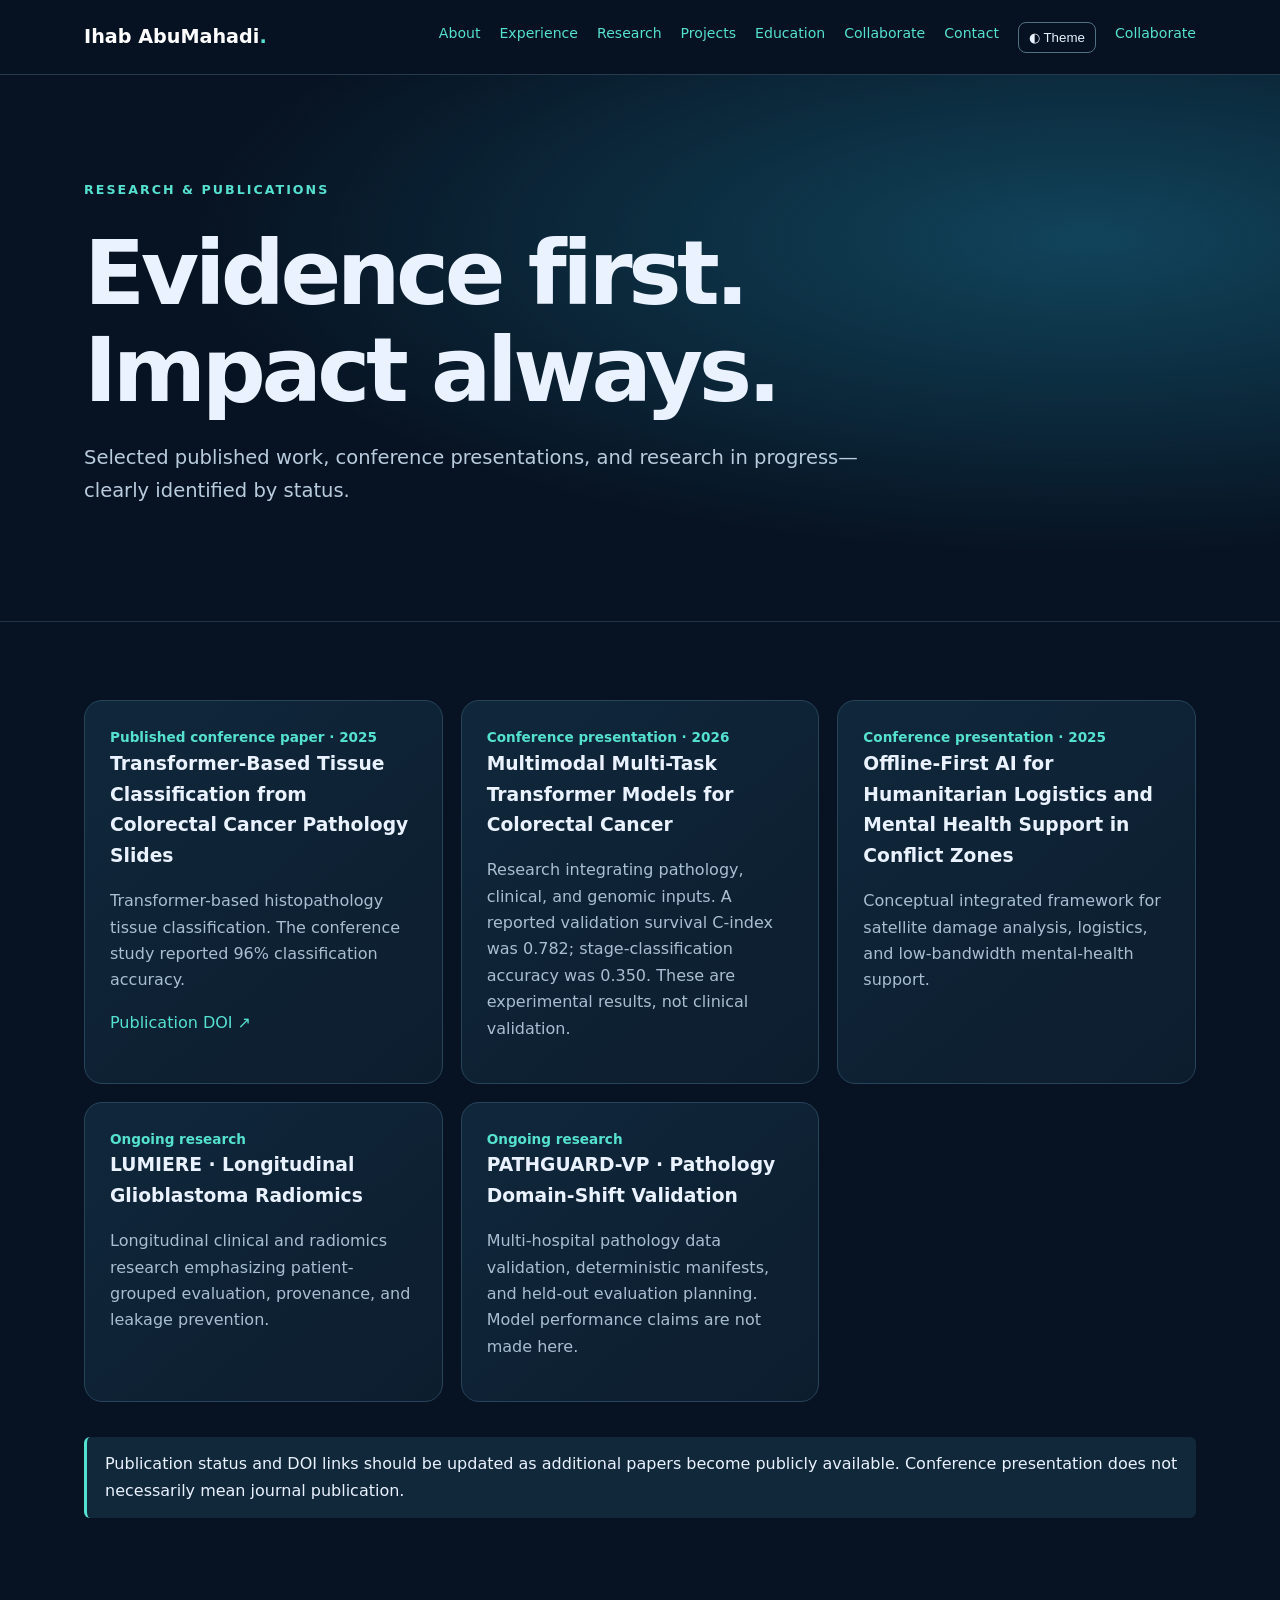
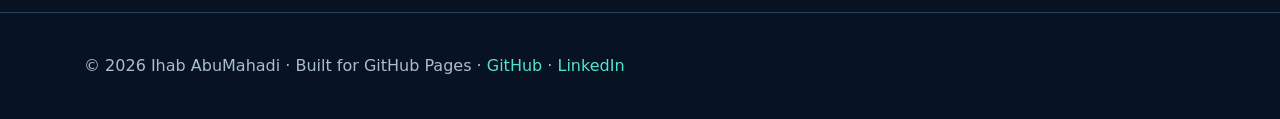
<file: research.html>
<!DOCTYPE html>
<html lang="en"><head><meta charset="utf-8"/><meta content="width=device-width,initial-scale=1" name="viewport"/><meta content="Research and publications by Ihab AbuMahadi in biomedical AI, computational pathology and multimodal modeling." name="description"/><meta content="#071322" name="theme-color"/><title>Research &amp; Publications | Ihab AbuMahadi</title><link href="style.css" rel="stylesheet"/><meta content="Research &amp; Publications | Ihab AbuMahadi" property="og:title"/><meta content="website" property="og:type"/><meta content="Academic research, AI engineering, analytics, software projects and collaboration opportunities." property="og:description"/></head><body><a class="skip-link" href="#main-content">Skip to main content</a><header><div class="wrap nav"><a class="brand" href="index.html">Ihab AbuMahadi<span style="color:#55e1d0">.</span></a><nav aria-label="Main navigation" class="links"><a href="index.html#about">About</a><a href="index.html#experience">Experience</a><a href="research.html">Research</a><a href="projects.html">Projects</a><a href="index.html#education">Education</a><a href="index.html#collaborate">Collaborate</a><a href="index.html#contact">Contact</a><button aria-label="Toggle light and dark theme" class="toggle" id="theme">◐ Theme</button><a href="collaborate.html">Collaborate</a></nav></div></header><main id="main-content"><section class="hero"><div class="wrap"><div class="eyebrow">Research &amp; Publications</div><h1>Evidence first.<br/>Impact always.</h1><p class="lead">Selected published work, conference presentations, and research in progress—clearly identified by status.</p></div></section><section class="section"><div class="wrap"><div class="grid"><article class="card"><div class="date">Published conference paper · 2025</div><h3>Transformer-Based Tissue Classification from Colorectal Cancer Pathology Slides</h3><p class="muted">Transformer-based histopathology tissue classification. The conference study reported 96% classification accuracy.</p><a href="https://doi.org/10.52460/issc.2025.008">Publication DOI ↗</a></article><article class="card"><div class="date">Conference presentation · 2026</div><h3>Multimodal Multi-Task Transformer Models for Colorectal Cancer</h3><p class="muted">Research integrating pathology, clinical, and genomic inputs. A reported validation survival C-index was 0.782; stage-classification accuracy was 0.350. These are experimental results, not clinical validation.</p></article><article class="card"><div class="date">Conference presentation · 2025</div><h3>Offline-First AI for Humanitarian Logistics and Mental Health Support in Conflict Zones</h3><p class="muted">Conceptual integrated framework for satellite damage analysis, logistics, and low-bandwidth mental-health support.</p></article><article class="card"><div class="date">Ongoing research</div><h3>LUMIERE · Longitudinal Glioblastoma Radiomics</h3><p class="muted">Longitudinal clinical and radiomics research emphasizing patient-grouped evaluation, provenance, and leakage prevention.</p></article><article class="card"><div class="date">Ongoing research</div><h3>PATHGUARD-VP · Pathology Domain-Shift Validation</h3><p class="muted">Multi-hospital pathology data validation, deterministic manifests, and held-out evaluation planning. Model performance claims are not made here.</p></article></div><p class="note" style="margin-top:35px">Publication status and DOI links should be updated as additional papers become publicly available. Conference presentation does not necessarily mean journal publication.</p></div></section></main><footer class="footer"><div class="wrap">© 2026 Ihab AbuMahadi · Built for GitHub Pages · <a href="https://github.com/ihabmhadi">GitHub</a> · <a href="https://www.linkedin.com/in/ihababumhadi/">LinkedIn</a></div></footer><script src="script.js"></script></body></html>
</file>
<file: style.css>
*{box-sizing:border-box}html{scroll-behavior:smooth}body{margin:0;background:#071322;color:#eaf2ff;font-family:Inter,system-ui,-apple-system,Segoe UI,sans-serif;line-height:1.65}a{color:#55e1d0;text-decoration:none}a:hover{text-decoration:underline}.wrap{max-width:1160px;margin:auto;padding:0 24px}header{position:sticky;top:0;background:#071322ed;backdrop-filter:blur(18px);border-bottom:1px solid #263b4e;z-index:10}.nav{display:flex;justify-content:space-between;align-items:center;min-height:74px;gap:18px}.brand{font-weight:800;font-size:1.2rem;color:white}.links{display:flex;gap:19px;flex-wrap:wrap;font-size:.88rem}.hero{padding:105px 0 95px;background:radial-gradient(ellipse at 85% 30%,#11445b 0,transparent 58%),#071322}.eyebrow{color:#55e1d0;letter-spacing:.16em;text-transform:uppercase;font-weight:700;font-size:.79rem}h1{font-size:clamp(2.8rem,7vw,5.8rem);line-height:1.08;letter-spacing:-.05em;max-width:1050px;margin:24px 0}h2{font-size:clamp(1.8rem,4vw,2.8rem);line-height:1.2;letter-spacing:-.03em;margin:0 0 20px}h3{margin:0 0 10px;font-size:1.17rem}.lead{max-width:800px;font-size:1.22rem;color:#b9ccde}.muted{color:#a9bed0}.buttons{display:flex;gap:12px;flex-wrap:wrap;margin-top:28px}.btn{display:inline-block;padding:12px 20px;border:1px solid #55e1d0;border-radius:10px;font-weight:700}.btn.primary{background:#55e1d0;color:#061725}.section{padding:78px 0;border-top:1px solid #1d3449}.grid{display:grid;grid-template-columns:repeat(3,minmax(0,1fr));gap:18px}.card{background:linear-gradient(140deg,#10273b,#0c1d2e);border:1px solid #28445b;border-radius:18px;padding:25px;transition:transform .2s,border-color .2s}.card:hover{transform:translateY(-4px);border-color:#55e1d0}.tag{display:inline-block;border:1px solid #35586a;color:#9eece2;border-radius:999px;padding:3px 10px;font-size:.76rem;margin:4px 4px 4px 0}.date{color:#55e1d0;font-weight:700;font-size:.85rem}.timeline{border-left:2px solid #2b6071;padding-left:25px}.item{position:relative;margin:0 0 29px}.item:before{content:'';position:absolute;left:-33px;top:9px;width:12px;height:12px;background:#55e1d0;border-radius:50%}.stats{display:flex;gap:45px;flex-wrap:wrap;margin-top:35px}.stat strong{display:block;font-size:2.1rem;color:white}.stat span{color:#b5c8d8}.footer{padding:40px 0;border-top:1px solid #28445b;color:#a9bed0}.note{border-left:3px solid #55e1d0;padding:14px 18px;background:#10283a;border-radius:6px}.toggle{background:transparent;border:1px solid #507184;color:inherit;border-radius:8px;padding:7px 10px;cursor:pointer}.light{background:#f6fafc;color:#142438}.light header{background:#f6fafcef}.light .hero{background:radial-gradient(ellipse at 85% 30%,#c2f5ee,transparent 55%),#f6fafc}.light .card{background:white;color:#142438}.light .brand,.light .stat strong{color:#142438}.light .lead,.light .muted{color:#475569}.light .note{background:#e6f5f5}.light .footer{color:#475569}@media(max-width:850px){.grid{grid-template-columns:1fr 1fr}.nav{align-items:flex-start;padding-top:15px;padding-bottom:15px;flex-direction:column}.links{gap:12px}.hero{padding:65px 0}}@media(max-width:600px){.grid{grid-template-columns:1fr}.section{padding:52px 0}.stats{gap:22px}}@media(prefers-reduced-motion:reduce){html{scroll-behavior:auto}.card{transition:none}}
/* V3 — premium academic + AI visual identity */
.hero-v3{position:relative;overflow:hidden;background:radial-gradient(circle at 75% 40%,rgba(26,139,160,.23),transparent 48%),linear-gradient(120deg,#071322,#092237)}
.hero-layout{display:grid;grid-template-columns:1.12fr .88fr;gap:4.5rem;align-items:center;padding-top:5.5rem;padding-bottom:5.5rem;min-height:680px}
.hero-copy{position:relative;z-index:2}.hero-v3 h1{font-size:clamp(3rem,5.2vw,5.6rem);line-height:1.05;letter-spacing:-.055em;margin:1.4rem 0 1.3rem}.hero-v3 h1 em{font-style:normal;color:#55e1d0}.hero-v3 .lead{max-width:670px}.availability{display:inline-flex;align-items:center;gap:9px;font-size:.8rem;color:#b5d4dc;margin-top:1.5rem}.pulse{width:8px;height:8px;border-radius:50%;background:#55e1d0;box-shadow:0 0 0 5px rgba(85,225,208,.12)}.hero-actions{display:flex;flex-wrap:wrap;gap:.7rem;margin:1.6rem 0}.hero-metrics{display:flex;gap:2.3rem;margin-top:2.7rem}.hero-metrics div{display:flex;flex-direction:column}.hero-metrics b{font-size:1.55rem;color:#f1f7ff}.hero-metrics span{font-size:.75rem;color:#a6c0d1}
.hero-visual{position:relative;max-width:520px;margin:auto;width:100%;isolation:isolate}.portrait-frame{position:relative;overflow:hidden;border:1px solid rgba(85,225,208,.4);border-radius:24px;box-shadow:0 30px 100px #0007;background:#10253a;transform:rotate(1deg)}.portrait-frame img{width:100%;height:520px;object-fit:cover;object-position:50% 18%;display:block;filter:saturate(.85)}.portrait-frame:after{content:'';position:absolute;inset:45% 0 0;background:linear-gradient(transparent,rgba(3,15,30,.96));pointer-events:none}.portrait-label{position:absolute;z-index:1;bottom:22px;left:25px;display:flex;flex-direction:column;gap:5px}.portrait-label span{font-size:.7rem;letter-spacing:.15em;color:#55e1d0}.portrait-label strong{font-size:1.55rem;color:white}.orb{position:absolute;border-radius:50%;border:1px solid rgba(85,225,208,.3);box-shadow:0 0 50px rgba(85,225,208,.1);z-index:-1}.orb-one{width:280px;height:280px;right:-60px;top:-55px}.orb-two{width:170px;height:170px;left:-75px;bottom:30px}.visual-caption{text-align:center;font-size:.78rem;color:#b4d6dd;margin-top:1.2rem}.visual-caption span{color:#55e1d0;margin:0 4px}
.connect-qr{padding:4.5rem 0;background:linear-gradient(120deg,#0b2238,#071322)}.qr-panel{display:grid;grid-template-columns:1fr auto;gap:3rem;align-items:center;border:1px solid #2b5065;border-radius:20px;padding:2.5rem;background:rgba(255,255,255,.025)}.qr-panel h2{font-size:clamp(1.8rem,3vw,2.7rem);margin:12px 0}.qr-panel p{max-width:670px;color:#b3d2df;line-height:1.75}.qr-links{display:flex;gap:1rem;flex-wrap:wrap;margin-top:1.5rem}.qr-links a{color:#55e1d0}.qr-box{display:flex;flex-direction:column;align-items:center;gap:12px;color:#55e1d0;font-size:.65rem;letter-spacing:.14em}.qr-box img{width:178px;height:178px;object-fit:contain;background:white;border-radius:12px;padding:10px}
@media(max-width:850px){.hero-layout{grid-template-columns:1fr;padding-top:3rem;gap:2.5rem}.hero-visual{max-width:400px}.portrait-frame img{height:430px}.qr-panel{grid-template-columns:1fr;text-align:left}.qr-box{align-items:flex-start}.hero-v3 h1{font-size:clamp(2.8rem,9vw,4.5rem)}}@media(max-width:480px){.hero-metrics{gap:1rem}.hero-metrics b{font-size:1.25rem}.portrait-frame img{height:380px}.qr-panel{padding:1.4rem}}
body.light .hero-v3,body.light .connect-qr{color:#eaf6ff}

/* Version 4: independent portrait asset, no overlay text on the face */
.hero-v4{overflow:hidden;background:radial-gradient(circle at 76% 44%,rgba(0,210,225,.13),transparent 48%),linear-gradient(115deg,#061322,#092d3d);color:#eaf3ff}
.hero-v4 .hero-layout{grid-template-columns:1.16fr .84fr;gap:2rem;padding-top:4.3rem;padding-bottom:4.3rem;min-height:650px}
.hero-v4 h1{font-size:clamp(3.4rem,5.8vw,6.3rem);letter-spacing:-.06em;line-height:1.05;margin:1.5rem 0 .5rem}
.hero-v4 h1 em{font-style:normal;color:#32e0df}
.hero-v4 .hero-role{font-size:clamp(1.3rem,2.1vw,2rem);line-height:1.25;margin:.2rem 0 1.4rem;color:#eef5ff}
.hero-v4 .lead{max-width:640px;font-size:1.12rem;line-height:1.7}
.expertise-tags{display:flex;gap:.7rem;flex-wrap:wrap;margin-top:1.6rem}
.expertise-tags span{padding:.65rem .9rem;border:1px solid #2ca6b8;border-radius:12px;color:#d4f6fa;font-weight:600;font-size:.85rem}
.hero-v4 .hero-visual{max-width:510px;display:flex;flex-direction:column;align-items:center}
.hero-ai-photo{width:100%;height:auto;max-height:650px;object-fit:contain;display:block;filter:drop-shadow(0 20px 36px #0006);border-radius:22px}
.hero-photo-note{font-size:.76rem;color:#a6c9d3;text-align:center;margin-top:1rem;letter-spacing:.04em}
.hero-v4 .hero-metrics{gap:2rem;flex-wrap:wrap}
.hero-v4 .hero-metrics>div{border-left:1px solid #366075;padding-left:1rem}
@media(max-width:850px){.hero-v4 .hero-layout{grid-template-columns:1fr;gap:2.5rem;padding-top:3rem}.hero-v4 .hero-visual{max-width:440px}.hero-v4 h1{font-size:clamp(3rem,9vw,5rem)}}
@media(max-width:480px){.hero-v4 .hero-metrics{gap:.9rem}.hero-v4 .hero-role{font-size:1.35rem}.hero-v4 .hero-ai-photo{max-height:500px}}

/* Authentic, unaltered user-supplied portrait */
.hero-v4 .hero-visual{position:relative;isolation:isolate;padding:22px 18px 0;background:radial-gradient(circle at 50% 43%,rgba(56,211,218,.14),transparent 65%)}
.hero-v4 .hero-visual:before{content:"";position:absolute;inset:5% 1% 12%;border:1px solid rgba(69,221,222,.22);border-radius:50%;z-index:-1}
.hero-v4 .hero-ai-photo{width:min(100%,440px);height:auto;max-height:none;object-fit:contain;object-position:center;filter:none;border-radius:24px 24px 12px 12px;box-shadow:0 20px 60px rgba(0,0,0,.26)}
.career-scope{background:rgba(13,42,60,.25)}.scope-grid{display:grid;grid-template-columns:repeat(3,minmax(0,1fr));gap:16px;margin-top:30px}.scope-card{padding:25px;border:1px solid rgba(84,198,207,.25);border-radius:16px;background:rgba(18,48,68,.44)}.scope-card span{color:#4ee4d9;font-size:.7rem;letter-spacing:.12em;font-weight:800}.scope-card h3{font-size:1.15rem;margin:12px 0}.scope-card p{font-size:.94rem;line-height:1.65;color:#b7cbd6}
.collaboration{background:linear-gradient(125deg,#0a2739,#061323)}.collaboration-layout{display:grid;grid-template-columns:1fr 1fr;gap:4rem;align-items:start}.collaboration h2 em{font-style:normal;color:#4ce0d6}.collab-foot{margin-top:28px;color:#80b7c2;font-size:.92rem;line-height:1.8}.idea-panel{background:#102c3e;border:1px solid #2c6070;border-radius:20px;padding:30px;box-shadow:0 18px 55px #0003}.idea-panel h3{font-size:1.5rem;margin:0 0 8px}.idea-panel>p{color:#bdd2dc}.idea-panel form{display:flex;flex-direction:column;gap:9px;margin-top:18px}.idea-panel label{font-size:.87rem;color:#d7eaf1;font-weight:650;margin-top:8px}.idea-panel input,.idea-panel select,.idea-panel textarea{box-sizing:border-box;width:100%;border:1px solid #456a7c;background:#091c2b;color:#f3fbff;border-radius:9px;padding:12px 14px;font:inherit}.idea-panel input:focus,.idea-panel select:focus,.idea-panel textarea:focus{outline:2px solid #43dcd2;outline-offset:1px}.idea-submit{margin-top:15px;cursor:pointer}.form-note{font-size:.78rem;color:#9dbcc7;line-height:1.55}
@media(max-width:900px){.scope-grid{grid-template-columns:repeat(2,minmax(0,1fr))}.collaboration-layout{grid-template-columns:1fr;gap:25px}}@media(max-width:580px){.scope-grid{grid-template-columns:1fr}.idea-panel{padding:20px}.hero-v4 .hero-visual{padding:10px}}

/* V6 approved hero artwork and collaboration portal */
.hero-v4 .hero-visual{background:transparent!important;padding:0!important;max-width:620px!important}
.hero-v4 .hero-visual:before{display:none!important}
.hero-v4 .hero-ai-photo{width:100%!important;max-width:610px!important;border-radius:20px!important;box-shadow:0 28px 80px #0005!important;object-fit:contain!important}
.portal-head{background:radial-gradient(ellipse at 85% 10%,rgba(22,148,170,.22),transparent 60%),#081c2a}
.portal-head h1{font-size:clamp(2.4rem,5vw,4.6rem);max-width:1000px;line-height:1.08;letter-spacing:-.045em}
.portal-head h1 em{color:#4ce0d6;font-style:normal}
.portal-head .lead{max-width:850px}
.portal-stages{display:flex;flex-wrap:wrap;gap:12px;margin-top:32px}
.portal-stages span{padding:12px 16px;border:1px solid #285b68;border-radius:10px;color:#bfe5eb;font-weight:650}
.portal-types{grid-template-columns:1fr!important}
.portal-types .scope-card{padding:20px}
.consent{display:flex;gap:10px;align-items:start;line-height:1.5}
.consent input{width:auto!important;margin-top:5px;accent-color:#46e0d3}
@media(max-width:900px){.hero-v4 .hero-visual{max-width:500px!important}}

/* V6 — Improved professional portrait display */

.hero-v4 .hero-visual {
  width: 100% !important;
  max-width: 760px !important;
  padding: 0 !important;
  margin: 0 auto !important;
  background: transparent !important;
  border: none !important;
  box-shadow: none !important;
  overflow: hidden;
  border-radius: 22px;
}

.hero-v4 .hero-visual::before,
.hero-v4 .hero-visual::after {
  display: none !important;
}

.hero-v4 .hero-ai-photo {
  display: block;
  width: 100% !important;
  max-width: none !important;
  height: auto !important;
  object-fit: cover !important;
  border-radius: 22px !important;
  box-shadow: none !important;
}

/* Tablet */
@media (max-width: 900px) {
  .hero-v4 .hero-visual {
    max-width: 600px !important;
  }
}

/* Mobile */
@media (max-width: 580px) {
  .hero-v4 .hero-visual {
    max-width: 100% !important;
  }

  .hero-v4 .hero-ai-photo {
    width: 100% !important;
  }
}


/* V7: tighter hero, training services, filterable project gallery */
@media(min-width:901px){.hero-v4{padding-top:42px;padding-bottom:50px}.hero-v4 .hero-layout{padding-top:20px;padding-bottom:20px;min-height:0}}
.training-section{background:linear-gradient(130deg,#081c2a,#0b293a)}.training-grid{display:grid;grid-template-columns:repeat(2,minmax(0,1fr));gap:18px;margin-top:30px}.training-grid .card{height:100%}.training-cta{display:flex;justify-content:space-between;align-items:center;gap:24px;margin-top:32px;padding:25px;border:1px solid #2b6071;border-radius:16px;background:#10273b}.training-cta p{color:#b7cbd6;margin:0}.training-cta h3{margin:0 0 8px}.training-cta .btn{white-space:nowrap}.project-filters{display:flex;flex-wrap:wrap;gap:10px;margin:26px 0}.filter-btn{background:#0b2436;color:#c8e4e9;border:1px solid #356477;border-radius:10px;padding:10px 15px;font:inherit;cursor:pointer}.filter-btn.active,.filter-btn:hover{background:#55e1d0;color:#061725;border-color:#55e1d0}.project-grid{display:grid;grid-template-columns:repeat(3,minmax(0,1fr));gap:18px}.project-card[hidden]{display:none!important}.project-card p{line-height:1.65}.light .training-section{background:#e8f5f7;color:#142438}.light .training-cta{background:#fff;color:#142438}.light .training-cta p{color:#475569}.light .filter-btn:not(.active){background:#fff;color:#142438}
@media(max-width:900px){.project-grid{grid-template-columns:repeat(2,minmax(0,1fr))}}@media(max-width:600px){.training-grid,.project-grid{grid-template-columns:1fr}.training-cta{flex-direction:column;align-items:flex-start}}

/* V8: clearer hierarchy, accessible navigation, feature cards and project evidence */
.skip-link{position:absolute;left:12px;top:-90px;z-index:999;background:#55e1d0;color:#071322;padding:12px 18px;border-radius:8px}.skip-link:focus{top:12px}
.hero-v4 .hero-layout{padding-top:2.4rem!important;padding-bottom:3.5rem!important;min-height:0!important;gap:2.5rem!important}
.hero-v4 .hero-visual{max-width:660px!important;width:100%!important}
.hero-v4 .hero-ai-photo{width:100%!important;max-width:660px!important;height:auto!important;display:block}
.v8-feature{background:linear-gradient(130deg,rgba(10,40,57,.8),rgba(6,19,35,.9))}
.v8-feature-grid{display:grid;grid-template-columns:repeat(3,minmax(0,1fr));gap:18px;margin-top:28px}
.v8-feature-card{display:block;text-decoration:none;color:inherit;border:1px solid #2c6070;border-radius:16px;padding:27px;background:#10283b;transition:transform .2s,border-color .2s}
.v8-feature-card:hover,.v8-feature-card:focus-visible{transform:translateY(-4px);border-color:#55e1d0}
.v8-feature-card span{color:#55e1d0;font-size:.73rem;font-weight:800;letter-spacing:.12em}
.v8-feature-card h3{font-size:1.3rem;margin:14px 0}.v8-feature-card p{line-height:1.7;color:#bad0dc}.v8-feature-card strong{color:#55e1d0}
.v8-card-detail{margin-top:15px;padding-top:12px;border-top:1px solid #31536a}.v8-card-detail p{font-size:.87rem;line-height:1.6;margin:7px 0}.v8-card-detail b{color:#55e1d0}
.project-card[hidden]{display:none!important}
a:focus-visible,button:focus-visible,input:focus-visible,select:focus-visible,textarea:focus-visible{outline:3px solid #55e1d0;outline-offset:3px}
@media(max-width:900px){.v8-feature-grid{grid-template-columns:1fr}.hero-v4 .hero-layout{padding-top:2rem!important}.hero-v4 .hero-visual{max-width:540px!important}}
@media(max-width:600px){.hero-v4 .hero-layout{padding-top:1.5rem!important}.v8-feature-card{padding:20px}.hero-v4 .hero-visual{max-width:100%!important}}



/* Keep full name on one line on desktop */
@media (min-width: 901px) {
  .hero-v4 h1 {
    font-size: clamp(2.5rem, 4.2vw, 4.4rem) !important;
    white-space: nowrap !important;
    line-height: 1.15 !important;
    letter-spacing: -0.045em !important;
  }

  .hero-v4 h1 span,
  .hero-v4 h1 em {
    display: inline !important;
  }
}

/* Allow natural wrapping on smaller screens */
@media (max-width: 900px) {
  .hero-v4 h1 {
    white-space: normal !important;
  }
}
</file>
